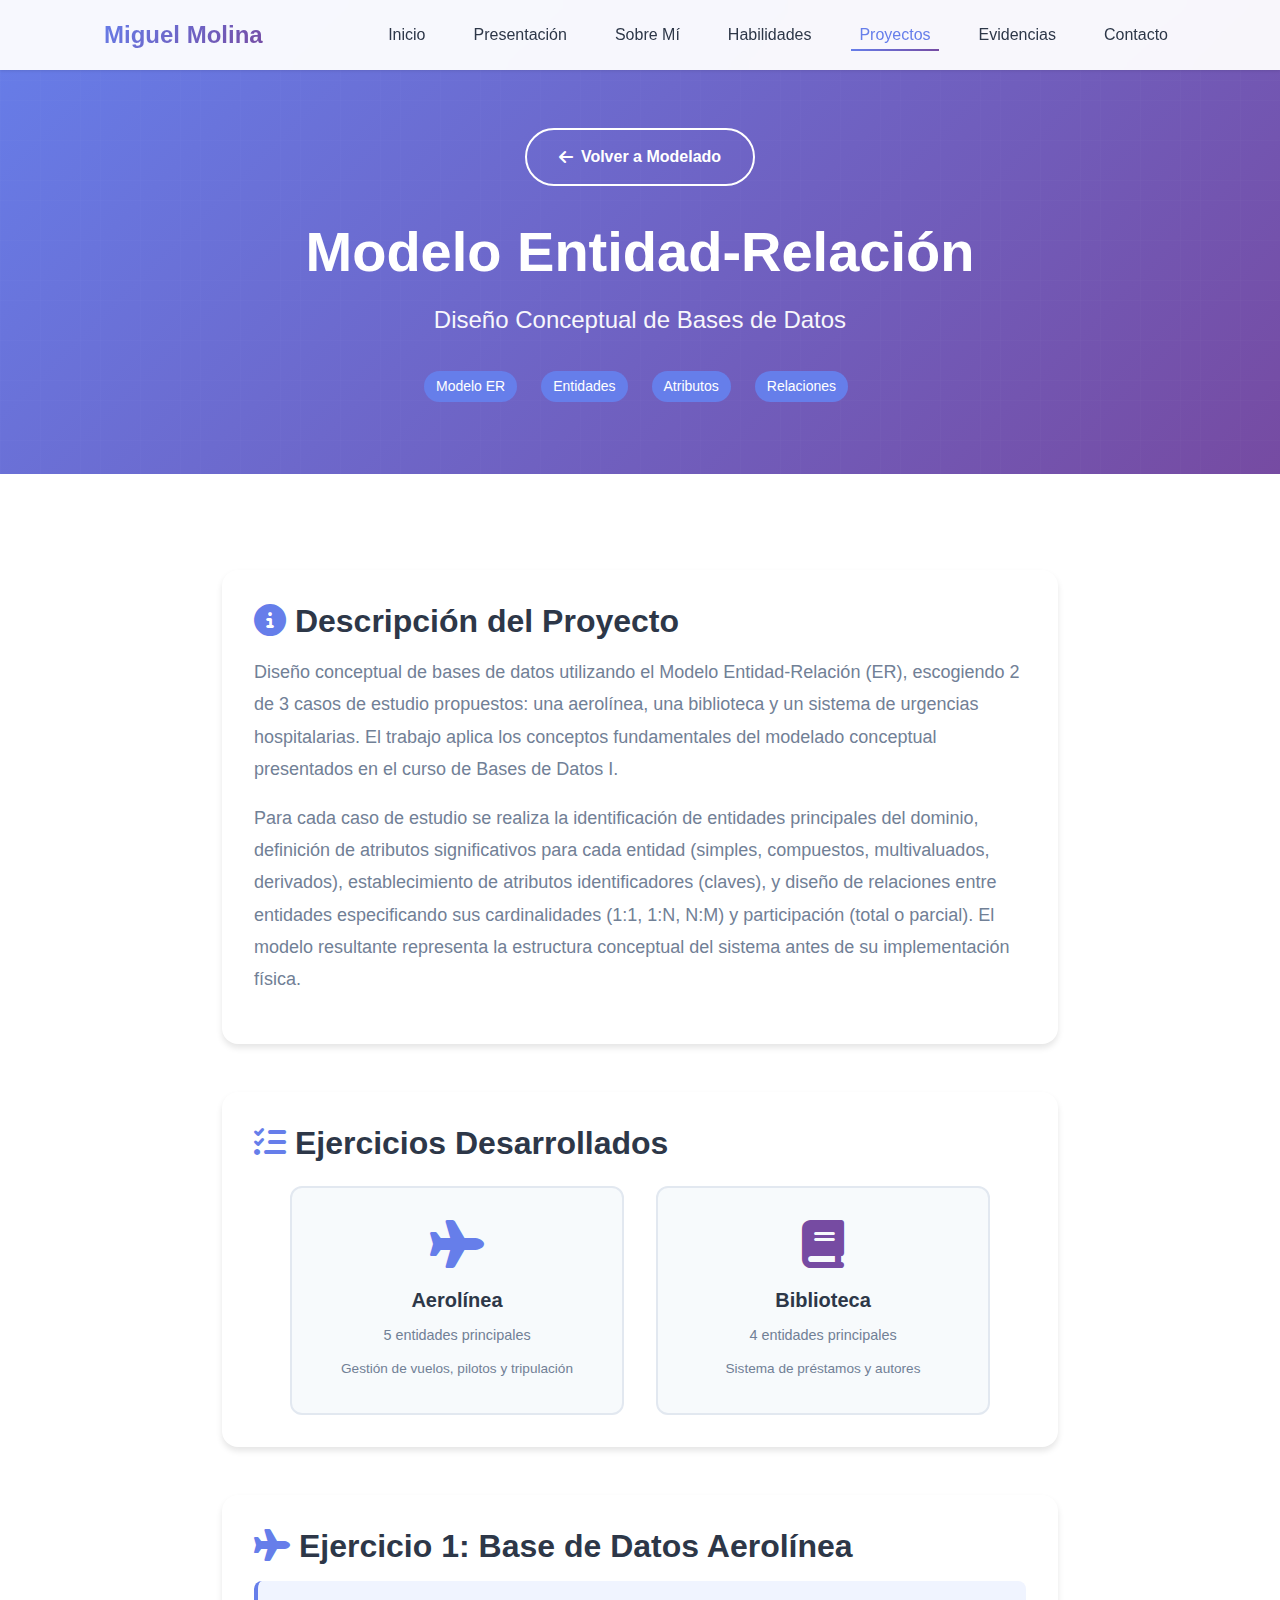
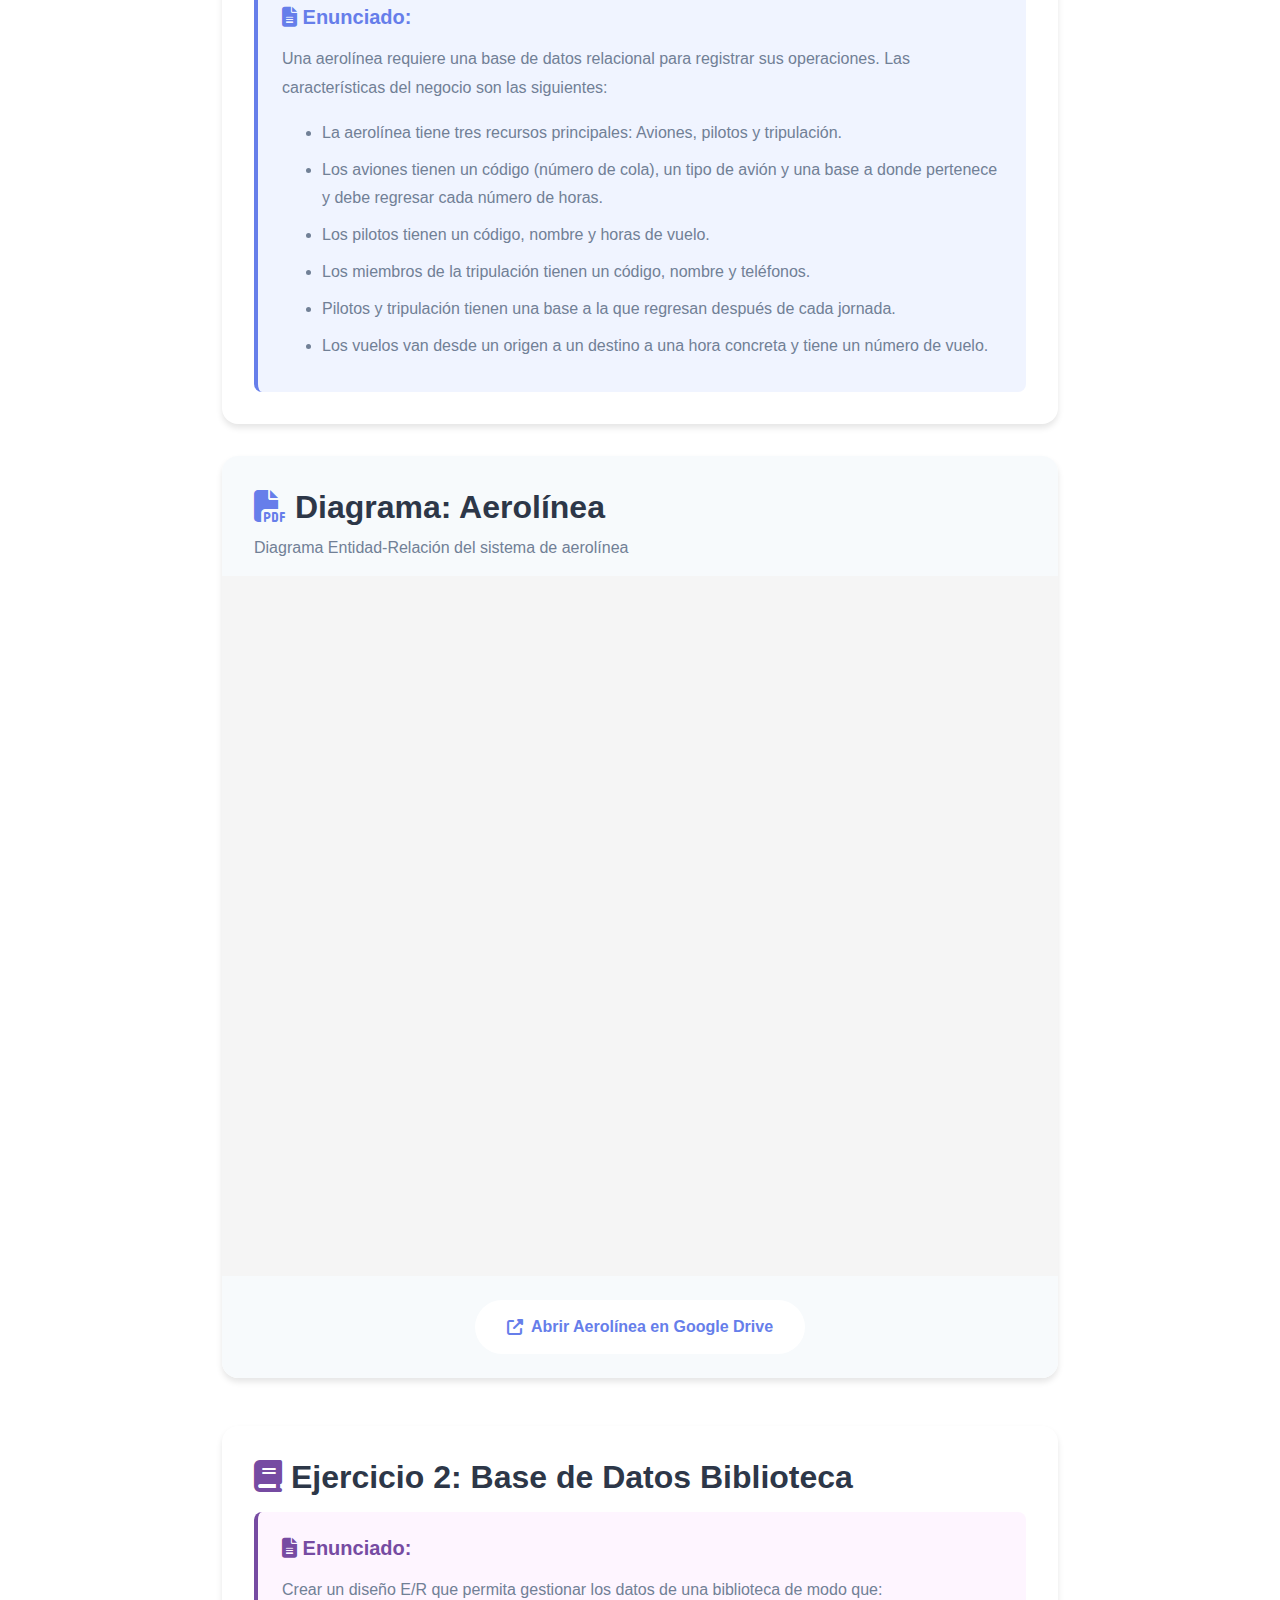
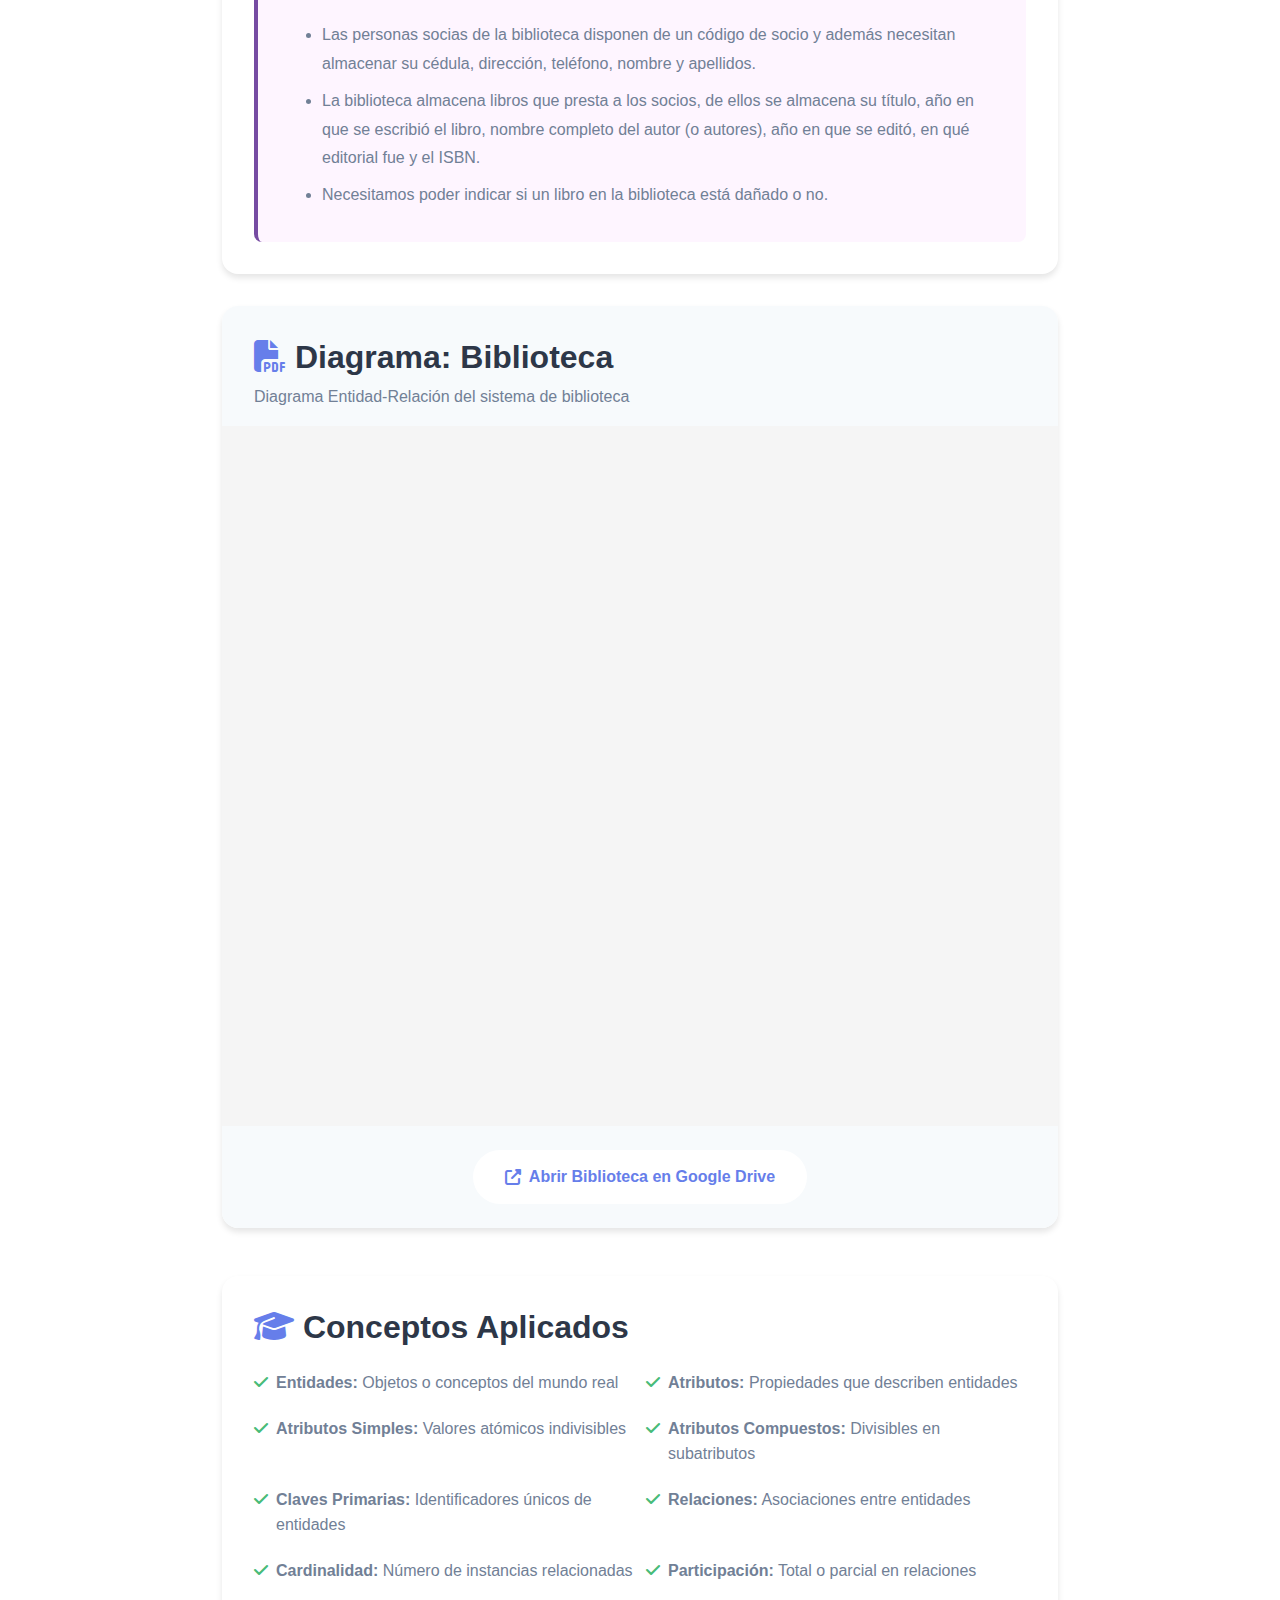
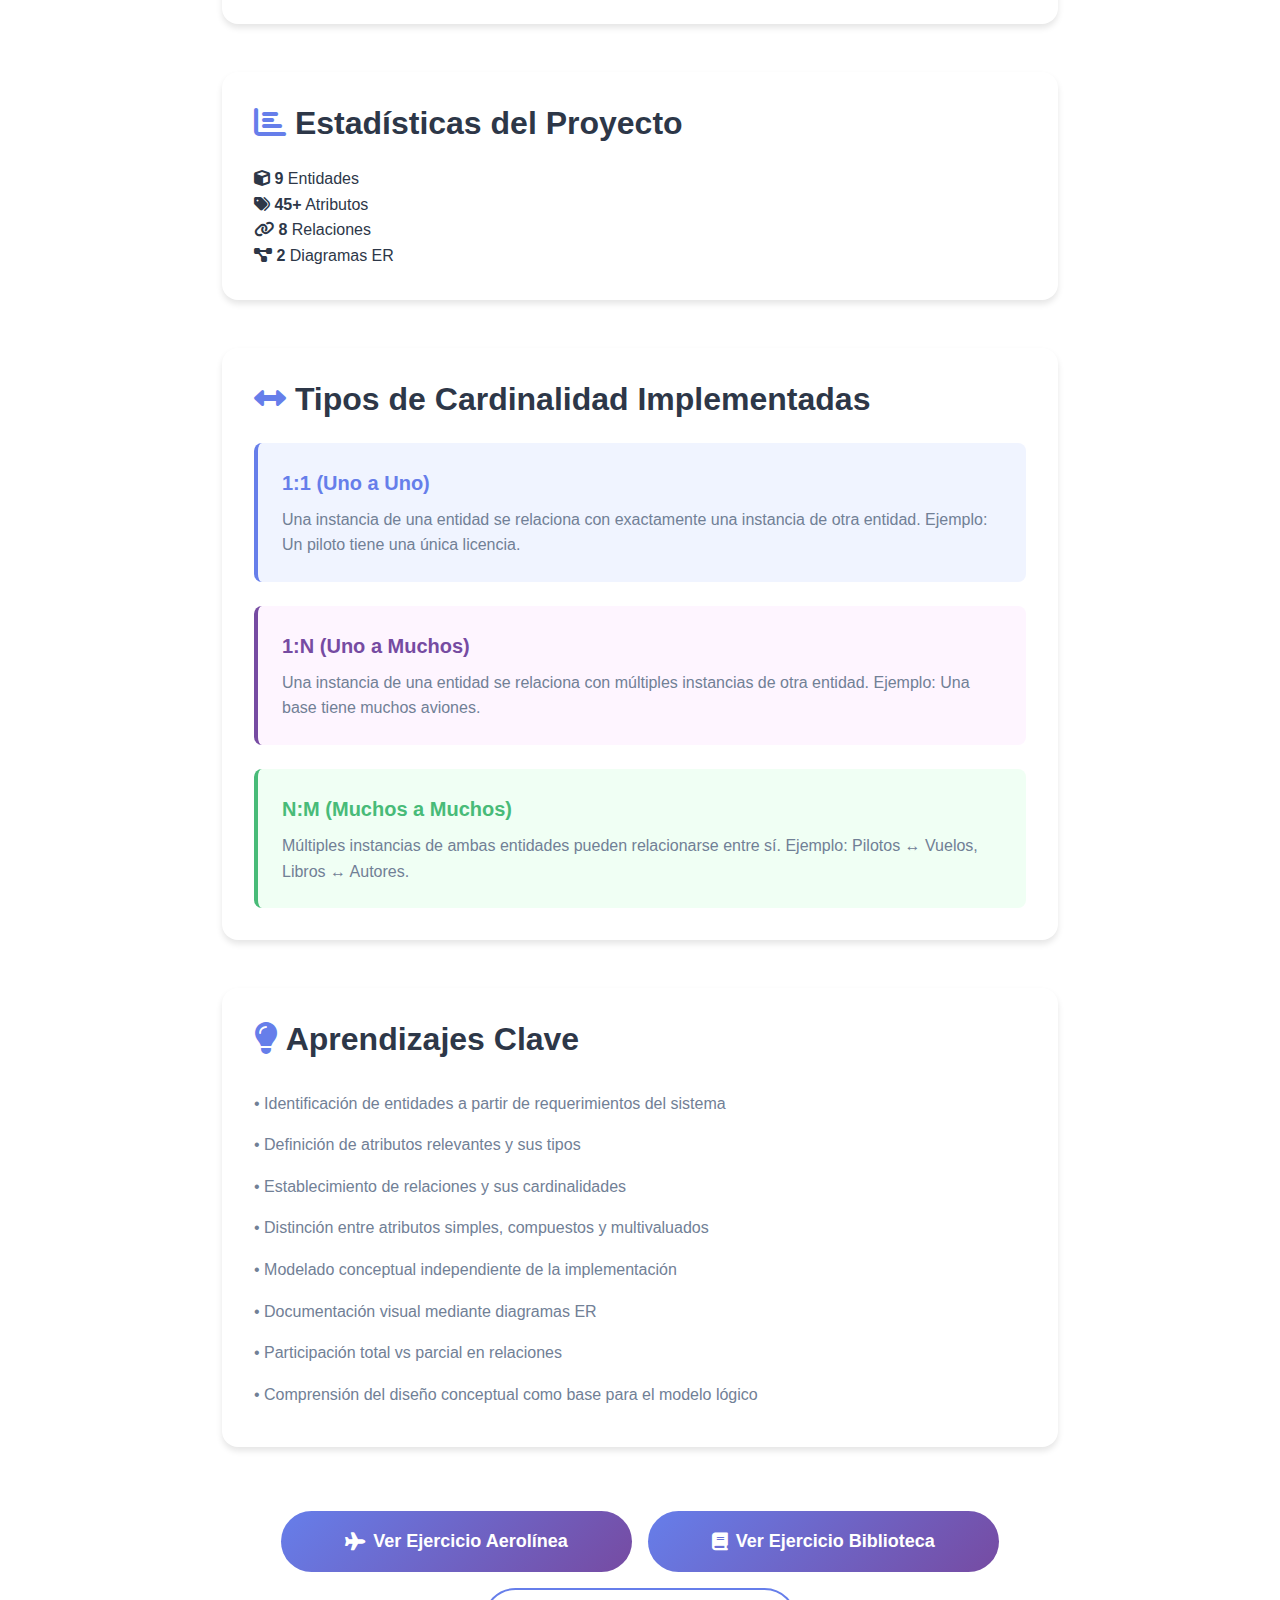
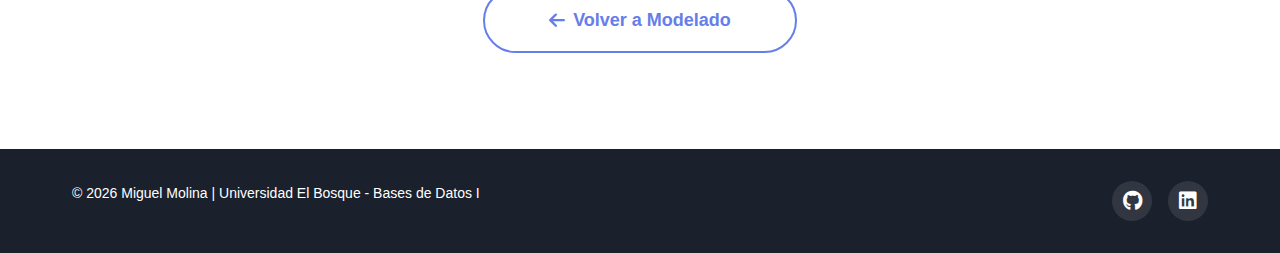
<file: pages/er-modeling.html>
<!DOCTYPE html>
<html lang="en">
<head>
    <meta charset="UTF-8">
    <meta name="viewport" content="width=device-width, initial-scale=1.0, maximum-scale=5.0, user-scalable=yes">
    <meta name="description" content="Entity-Relationship Model - Database Design">
    <meta name="theme-color" content="#667eea">
    <title>Modelo Entidad-Relación | Miguel Molina</title>
    
    <!-- Styles -->
    <link rel="stylesheet" href="../css/styles.css">
    
    <!-- Font Awesome -->
    <link rel="stylesheet" href="https://cdnjs.cloudflare.com/ajax/libs/font-awesome/6.4.0/css/all.min.css">
</head>
<body>
    <!-- Navigation -->
    <nav class="navbar" id="navbar">
        <div class="container">
            <div class="navbar__container">
                <a href="../index.html" class="navbar__logo">Miguel Molina</a>
                
                <button class="navbar__toggle" id="menuToggle" aria-label="Toggle menu">
                    <span class="navbar__toggle-bar"></span>
                    <span class="navbar__toggle-bar"></span>
                    <span class="navbar__toggle-bar"></span>
                </button>
                
                <ul class="navbar__menu" id="navMenu">
                    <li class="navbar__menu-item">
                        <a href="../index.html#home" class="navbar__link">Inicio</a>
                    </li>
                    <li class="navbar__menu-item">
                        <a href="../index.html#presentation" class="navbar__link">Presentación</a>
                    </li>
                    <li class="navbar__menu-item">
                        <a href="../index.html#about" class="navbar__link">Sobre Mí</a>
                    </li>
                    <li class="navbar__menu-item">
                        <a href="../index.html#skills" class="navbar__link">Habilidades</a>
                    </li>
                    <li class="navbar__menu-item">
                        <a href="../index.html#projects" class="navbar__link navbar__link--active">Proyectos</a>
                    </li>
                    <li class="navbar__menu-item">
                        <a href="../index.html#evidence" class="navbar__link">Evidencias</a>
                    </li>
                    <li class="navbar__menu-item">
                        <a href="../index.html#contact" class="navbar__link">Contacto</a>
                    </li>
                </ul>
            </div>
        </div>
    </nav>

    <!-- Project Hero -->
    <section class="hero" style="min-height: 50vh; padding: 8rem 0 4rem;">
        <div class="hero__overlay"></div>
        <div class="container">
            <div class="hero__content" style="grid-template-columns: 1fr; text-align: center;">
                <div class="hero__text">
                    <a href="modeling-evidence.html" class="btn btn--secondary" style="margin-bottom: 2rem;">
                        <i class="fas fa-arrow-left"></i> Volver a Modelado
                    </a>
                    <h1 class="hero__title" style="margin-bottom: 1rem;">Modelo Entidad-Relación</h1>
                    <p class="hero__subtitle">Diseño Conceptual de Bases de Datos</p>
                    <div style="display: flex; gap: 1rem; justify-content: center; margin-top: 2rem; flex-wrap: wrap;">
                        <span class="tag tag--primary">Modelo ER</span>
                        <span class="tag tag--primary">Entidades</span>
                        <span class="tag tag--primary">Atributos</span>
                        <span class="tag tag--primary">Relaciones</span>
                    </div>
                </div>
            </div>
        </div>
    </section>

    <!-- Project Content -->
    <section class="section">
        <div class="container" style="max-width: 900px;">
            
            <!-- Overview -->
            <div class="card" style="margin-bottom: 3rem;">
                <h2 style="font-size: 2rem; margin-bottom: 1rem; color: var(--color-text);">
                    <i class="fas fa-info-circle" style="color: var(--color-primary);"></i>
                    Descripción del Proyecto
                </h2>
                <p style="font-size: 1.125rem; color: var(--color-text-light); line-height: 1.8;">
                    Diseño conceptual de bases de datos utilizando el Modelo Entidad-Relación (ER), escogiendo 2 de 3 
                    casos de estudio propuestos: una aerolínea, una biblioteca y un sistema de urgencias hospitalarias. 
                    El trabajo aplica los conceptos fundamentales del modelado conceptual presentados en el curso de 
                    Bases de Datos I.
                </p>
                <p style="font-size: 1.125rem; color: var(--color-text-light); line-height: 1.8; margin-top: 1rem;">
                    Para cada caso de estudio se realiza la identificación de entidades principales del dominio, 
                    definición de atributos significativos para cada entidad (simples, compuestos, multivaluados, derivados), 
                    establecimiento de atributos identificadores (claves), y diseño de relaciones entre entidades especificando 
                    sus cardinalidades (1:1, 1:N, N:M) y participación (total o parcial). El modelo resultante representa 
                    la estructura conceptual del sistema antes de su implementación física.
                </p>
            </div>

            <!-- Exercises -->
            <div class="card" style="margin-bottom: 3rem;">
                <h2 style="font-size: 2rem; margin-bottom: 1.5rem; color: var(--color-text);">
                    <i class="fas fa-tasks" style="color: var(--color-primary);"></i>
                    Ejercicios Desarrollados
                </h2>
                <div class="grid grid--cols-2 grid--gap-md" style="max-width: 700px; margin: 0 auto;">
                    <div style="text-align: center; padding: 2rem 1.5rem; background: var(--color-background-alt); border-radius: var(--radius-lg); border: 2px solid var(--color-border);">
                        <i class="fas fa-plane" style="font-size: 3rem; color: #667eea; display: block; margin-bottom: 1rem;"></i>
                        <strong style="display: block; font-size: 1.25rem; color: var(--color-text); margin-bottom: 0.5rem;">Aerolínea</strong>
                        <span style="color: var(--color-text-light); font-size: 0.9rem; display: block; margin-bottom: 0.5rem;">5 entidades principales</span>
                        <span style="color: var(--color-text-light); font-size: 0.85rem;">Gestión de vuelos, pilotos y tripulación</span>
                    </div>
                    <div style="text-align: center; padding: 2rem 1.5rem; background: var(--color-background-alt); border-radius: var(--radius-lg); border: 2px solid var(--color-border);">
                        <i class="fas fa-book" style="font-size: 3rem; color: #764ba2; display: block; margin-bottom: 1rem;"></i>
                        <strong style="display: block; font-size: 1.25rem; color: var(--color-text); margin-bottom: 0.5rem;">Biblioteca</strong>
                        <span style="color: var(--color-text-light); font-size: 0.9rem; display: block; margin-bottom: 0.5rem;">4 entidades principales</span>
                        <span style="color: var(--color-text-light); font-size: 0.85rem;">Sistema de préstamos y autores</span>
                    </div>
                </div>
            </div>

            <!-- Ejercicio 1: Aerolínea -->
            <div class="card" style="margin-bottom: 2rem;">
                <h2 style="font-size: 2rem; margin-bottom: 1rem; color: var(--color-text);">
                    <i class="fas fa-plane" style="color: #667eea;"></i>
                    Ejercicio 1: Base de Datos Aerolínea
                </h2>
                <div style="background: #f0f4ff; padding: 1.5rem; border-left: 4px solid #667eea; border-radius: var(--radius-md); margin-top: 1rem;">
                    <h3 style="font-size: 1.25rem; color: #667eea; margin-bottom: 1rem;">
                        <i class="fas fa-file-alt"></i> Enunciado:
                    </h3>
                    <p style="color: var(--color-text-light); line-height: 1.8; margin-bottom: 1rem;">
                        Una aerolínea requiere una base de datos relacional para registrar sus operaciones. 
                        Las características del negocio son las siguientes:
                    </p>
                    <ul style="color: var(--color-text-light); line-height: 1.8; margin-left: 1.5rem; list-style-type: disc; padding-left: 1rem;">
                        <li style="margin-bottom: 0.5rem;">La aerolínea tiene tres recursos principales: Aviones, pilotos y tripulación.</li>
                        <li style="margin-bottom: 0.5rem;">Los aviones tienen un código (número de cola), un tipo de avión y una base a donde pertenece y debe regresar cada número de horas.</li>
                        <li style="margin-bottom: 0.5rem;">Los pilotos tienen un código, nombre y horas de vuelo.</li>
                        <li style="margin-bottom: 0.5rem;">Los miembros de la tripulación tienen un código, nombre y teléfonos.</li>
                        <li style="margin-bottom: 0.5rem;">Pilotos y tripulación tienen una base a la que regresan después de cada jornada.</li>
                        <li style="margin-bottom: 0.5rem;">Los vuelos van desde un origen a un destino a una hora concreta y tiene un número de vuelo.</li>
                    </ul>
                </div>
            </div>

            <!-- PDF Viewers -->
            <div class="card" style="margin-bottom: 3rem; padding: 0; overflow: hidden;">
                <div style="padding: 2rem 2rem 1rem 2rem; background: var(--color-background-alt);">
                    <h2 style="font-size: 2rem; margin-bottom: 0.5rem; color: var(--color-text);">
                        <i class="fas fa-file-pdf" style="color: var(--color-primary);"></i>
                        Diagrama: Aerolínea
                    </h2>
                    <p style="color: var(--color-text-light); margin: 0;">
                        Diagrama Entidad-Relación del sistema de aerolínea
                    </p>
                </div>
                <div style="width: 100%; height: 700px; background: #f5f5f5;">
                    <iframe 
                        src="https://drive.google.com/file/d/14_j-Ih_Xh2URmpsrs0VYLNs9pZYCVUpH/preview" 
                        width="100%" 
                        height="700" 
                        style="border: none; display: block;"
                        allow="autoplay"
                        title="Modelo ER Aerolínea PDF">
                    </iframe>
                </div>
                <div style="text-align: center; padding: 1.5rem; background: var(--color-background-alt);">
                    <a href="https://drive.google.com/file/d/14_j-Ih_Xh2URmpsrs0VYLNs9pZYCVUpH/view?usp=sharing" target="_blank" class="btn btn--primary">
                        <i class="fas fa-external-link-alt"></i> Abrir Aerolínea en Google Drive
                    </a>
                </div>
            </div>

            <!-- Ejercicio 2: Biblioteca -->
            <div class="card" style="margin-bottom: 2rem;">
                <h2 style="font-size: 2rem; margin-bottom: 1rem; color: var(--color-text);">
                    <i class="fas fa-book" style="color: #764ba2;"></i>
                    Ejercicio 2: Base de Datos Biblioteca
                </h2>
                <div style="background: #fef5ff; padding: 1.5rem; border-left: 4px solid #764ba2; border-radius: var(--radius-md); margin-top: 1rem;">
                    <h3 style="font-size: 1.25rem; color: #764ba2; margin-bottom: 1rem;">
                        <i class="fas fa-file-alt"></i> Enunciado:
                    </h3>
                    <p style="color: var(--color-text-light); line-height: 1.8; margin-bottom: 1rem;">
                        Crear un diseño E/R que permita gestionar los datos de una biblioteca de modo que:
                    </p>
                    <ul style="color: var(--color-text-light); line-height: 1.8; margin-left: 1.5rem; list-style-type: disc; padding-left: 1rem;">
                        <li style="margin-bottom: 0.5rem;">Las personas socias de la biblioteca disponen de un código de socio y además necesitan almacenar su cédula, dirección, teléfono, nombre y apellidos.</li>
                        <li style="margin-bottom: 0.5rem;">La biblioteca almacena libros que presta a los socios, de ellos se almacena su título, año en que se escribió el libro, nombre completo del autor (o autores), año en que se editó, en qué editorial fue y el ISBN.</li>
                        <li style="margin-bottom: 0.5rem;">Necesitamos poder indicar si un libro en la biblioteca está dañado o no.</li>
                    </ul>
                </div>
            </div>

            <div class="card" style="margin-bottom: 3rem; padding: 0; overflow: hidden;">
                <div style="padding: 2rem 2rem 1rem 2rem; background: var(--color-background-alt);">
                    <h2 style="font-size: 2rem; margin-bottom: 0.5rem; color: var(--color-text);">
                        <i class="fas fa-file-pdf" style="color: var(--color-primary);"></i>
                        Diagrama: Biblioteca
                    </h2>
                    <p style="color: var(--color-text-light); margin: 0;">
                        Diagrama Entidad-Relación del sistema de biblioteca
                    </p>
                </div>
                <div style="width: 100%; height: 700px; background: #f5f5f5;">
                    <iframe 
                        src="https://drive.google.com/file/d/1L18DpFJOa8puULz2VVd2C2036bEppFFs/preview" 
                        width="100%" 
                        height="700" 
                        style="border: none; display: block;"
                        allow="autoplay"
                        title="Modelo ER Biblioteca PDF">
                    </iframe>
                </div>
                <div style="text-align: center; padding: 1.5rem; background: var(--color-background-alt);">
                    <a href="https://drive.google.com/file/d/1L18DpFJOa8puULz2VVd2C2036bEppFFs/view?usp=sharing" target="_blank" class="btn btn--primary">
                        <i class="fas fa-external-link-alt"></i> Abrir Biblioteca en Google Drive
                    </a>
                </div>
            </div>

            <!-- Concepts Applied -->
            <div class="card" style="margin-bottom: 3rem;">
                <h2 style="font-size: 2rem; margin-bottom: 1.5rem; color: var(--color-text);">
                    <i class="fas fa-graduation-cap" style="color: var(--color-primary);"></i>
                    Conceptos Aplicados
                </h2>
                <div class="grid grid--cols-2" style="gap: 0.75rem;">
                    <div class="project-card__feature">
                        <i class="fas fa-check project-card__feature-icon"></i>
                        <span><strong>Entidades:</strong> Objetos o conceptos del mundo real</span>
                    </div>
                    <div class="project-card__feature">
                        <i class="fas fa-check project-card__feature-icon"></i>
                        <span><strong>Atributos:</strong> Propiedades que describen entidades</span>
                    </div>
                    <div class="project-card__feature">
                        <i class="fas fa-check project-card__feature-icon"></i>
                        <span><strong>Atributos Simples:</strong> Valores atómicos indivisibles</span>
                    </div>
                    <div class="project-card__feature">
                        <i class="fas fa-check project-card__feature-icon"></i>
                        <span><strong>Atributos Compuestos:</strong> Divisibles en subatributos</span>
                    </div>
                    <div class="project-card__feature">
                        <i class="fas fa-check project-card__feature-icon"></i>
                        <span><strong>Claves Primarias:</strong> Identificadores únicos de entidades</span>
                    </div>
                    <div class="project-card__feature">
                        <i class="fas fa-check project-card__feature-icon"></i>
                        <span><strong>Relaciones:</strong> Asociaciones entre entidades</span>
                    </div>
                    <div class="project-card__feature">
                        <i class="fas fa-check project-card__feature-icon"></i>
                        <span><strong>Cardinalidad:</strong> Número de instancias relacionadas</span>
                    </div>
                    <div class="project-card__feature">
                        <i class="fas fa-check project-card__feature-icon"></i>
                        <span><strong>Participación:</strong> Total o parcial en relaciones</span>
                    </div>
                </div>
            </div>

            <!-- Stats -->
            <div class="card" style="margin-bottom: 3rem;">
                <h2 style="font-size: 2rem; margin-bottom: 1.5rem; color: var(--color-text);">
                    <i class="fas fa-chart-bar" style="color: var(--color-primary);"></i>
                    Estadísticas del Proyecto
                </h2>
                <div class="stats-grid">
                    <div class="stats-grid__item">
                        <i class="fas fa-cube stats-grid__icon"></i>
                        <strong class="stats-grid__value">9</strong>
                        <span class="stats-grid__label">Entidades</span>
                    </div>
                    <div class="stats-grid__item">
                        <i class="fas fa-tags stats-grid__icon"></i>
                        <strong class="stats-grid__value">45+</strong>
                        <span class="stats-grid__label">Atributos</span>
                    </div>
                    <div class="stats-grid__item">
                        <i class="fas fa-link stats-grid__icon"></i>
                        <strong class="stats-grid__value">8</strong>
                        <span class="stats-grid__label">Relaciones</span>
                    </div>
                    <div class="stats-grid__item">
                        <i class="fas fa-project-diagram stats-grid__icon"></i>
                        <strong class="stats-grid__value">2</strong>
                        <span class="stats-grid__label">Diagramas ER</span>
                    </div>
                </div>
            </div>

            <!-- Cardinalities -->
            <div class="card" style="margin-bottom: 3rem;">
                <h2 style="font-size: 2rem; margin-bottom: 1.5rem; color: var(--color-text);">
                    <i class="fas fa-arrows-alt-h" style="color: var(--color-primary);"></i>
                    Tipos de Cardinalidad Implementadas
                </h2>
                <div style="display: flex; flex-direction: column; gap: 1.5rem;">
                    <div style="padding: 1.5rem; background: #f0f4ff; border-left: 4px solid #667eea; border-radius: var(--radius-md);">
                        <strong style="color: #667eea; font-size: 1.25rem; display: block; margin-bottom: 0.5rem;">
                            1:1 (Uno a Uno)
                        </strong>
                        <p style="color: var(--color-text-light); margin: 0;">
                            Una instancia de una entidad se relaciona con exactamente una instancia de otra entidad.
                            Ejemplo: Un piloto tiene una única licencia.
                        </p>
                    </div>
                    
                    <div style="padding: 1.5rem; background: #fef5ff; border-left: 4px solid #764ba2; border-radius: var(--radius-md);">
                        <strong style="color: #764ba2; font-size: 1.25rem; display: block; margin-bottom: 0.5rem;">
                            1:N (Uno a Muchos)
                        </strong>
                        <p style="color: var(--color-text-light); margin: 0;">
                            Una instancia de una entidad se relaciona con múltiples instancias de otra entidad.
                            Ejemplo: Una base tiene muchos aviones.
                        </p>
                    </div>
                    
                    <div style="padding: 1.5rem; background: #f0fff4; border-left: 4px solid #48bb78; border-radius: var(--radius-md);">
                        <strong style="color: #48bb78; font-size: 1.25rem; display: block; margin-bottom: 0.5rem;">
                            N:M (Muchos a Muchos)
                        </strong>
                        <p style="color: var(--color-text-light); margin: 0;">
                            Múltiples instancias de ambas entidades pueden relacionarse entre sí.
                            Ejemplo: Pilotos ↔ Vuelos, Libros ↔ Autores.
                        </p>
                    </div>
                </div>
            </div>

            <!-- Learnings -->
            <div class="card" style="margin-bottom: 3rem;">
                <h2 style="font-size: 2rem; margin-bottom: 1.5rem; color: var(--color-text);">
                    <i class="fas fa-lightbulb" style="color: var(--color-primary);"></i>
                    Aprendizajes Clave
                </h2>
                <ul style="list-style: none; padding: 0;">
                    <li style="padding: 0.5rem 0; color: var(--color-text-light); line-height: 1.6;">
                        • Identificación de entidades a partir de requerimientos del sistema
                    </li>
                    <li style="padding: 0.5rem 0; color: var(--color-text-light); line-height: 1.6;">
                        • Definición de atributos relevantes y sus tipos
                    </li>
                    <li style="padding: 0.5rem 0; color: var(--color-text-light); line-height: 1.6;">
                        • Establecimiento de relaciones y sus cardinalidades
                    </li>
                    <li style="padding: 0.5rem 0; color: var(--color-text-light); line-height: 1.6;">
                        • Distinción entre atributos simples, compuestos y multivaluados
                    </li>
                    <li style="padding: 0.5rem 0; color: var(--color-text-light); line-height: 1.6;">
                        • Modelado conceptual independiente de la implementación
                    </li>
                    <li style="padding: 0.5rem 0; color: var(--color-text-light); line-height: 1.6;">
                        • Documentación visual mediante diagramas ER
                    </li>
                    <li style="padding: 0.5rem 0; color: var(--color-text-light); line-height: 1.6;">
                        • Participación total vs parcial en relaciones
                    </li>
                    <li style="padding: 0.5rem 0; color: var(--color-text-light); line-height: 1.6;">
                        • Comprensión del diseño conceptual como base para el modelo lógico
                    </li>
                </ul>
            </div>

            <!-- CTA -->
            <div style="text-align: center; margin-top: 4rem; display: flex; gap: 1rem; justify-content: center; flex-wrap: wrap;">
                <a href="https://drive.google.com/file/d/14_j-Ih_Xh2URmpsrs0VYLNs9pZYCVUpH/view?usp=sharing" target="_blank" class="btn btn--gradient btn--lg">
                    <i class="fas fa-plane"></i> Ver Ejercicio Aerolínea
                </a>
                <a href="https://drive.google.com/file/d/1L18DpFJOa8puULz2VVd2C2036bEppFFs/view?usp=sharing" target="_blank" class="btn btn--gradient btn--lg">
                    <i class="fas fa-book"></i> Ver Ejercicio Biblioteca
                </a>
                <a href="modeling-evidence.html" class="btn btn--outline btn--lg">
                    <i class="fas fa-arrow-left"></i> Volver a Modelado
                </a>
            </div>

        </div>
    </section>

    <!-- Footer -->
    <footer class="footer">
        <div class="container">
            <div class="footer__content">
                <p class="footer__text">
                    &copy; 2026 Miguel Molina | Universidad El Bosque - Bases de Datos I
                </p>
                <div class="footer__links">
                    <a href="https://github.com/mmolinasdev" target="_blank" class="footer__link" aria-label="GitHub">
                        <i class="fab fa-github"></i>
                    </a>
                    <a href="https://linkedin.com" target="_blank" class="footer__link" aria-label="LinkedIn">
                        <i class="fab fa-linkedin"></i>
                    </a>
                </div>
            </div>
        </div>
    </footer>

    <!-- Scripts -->
    <script src="../js/main.js"></script>
</body>
</html>
</file>
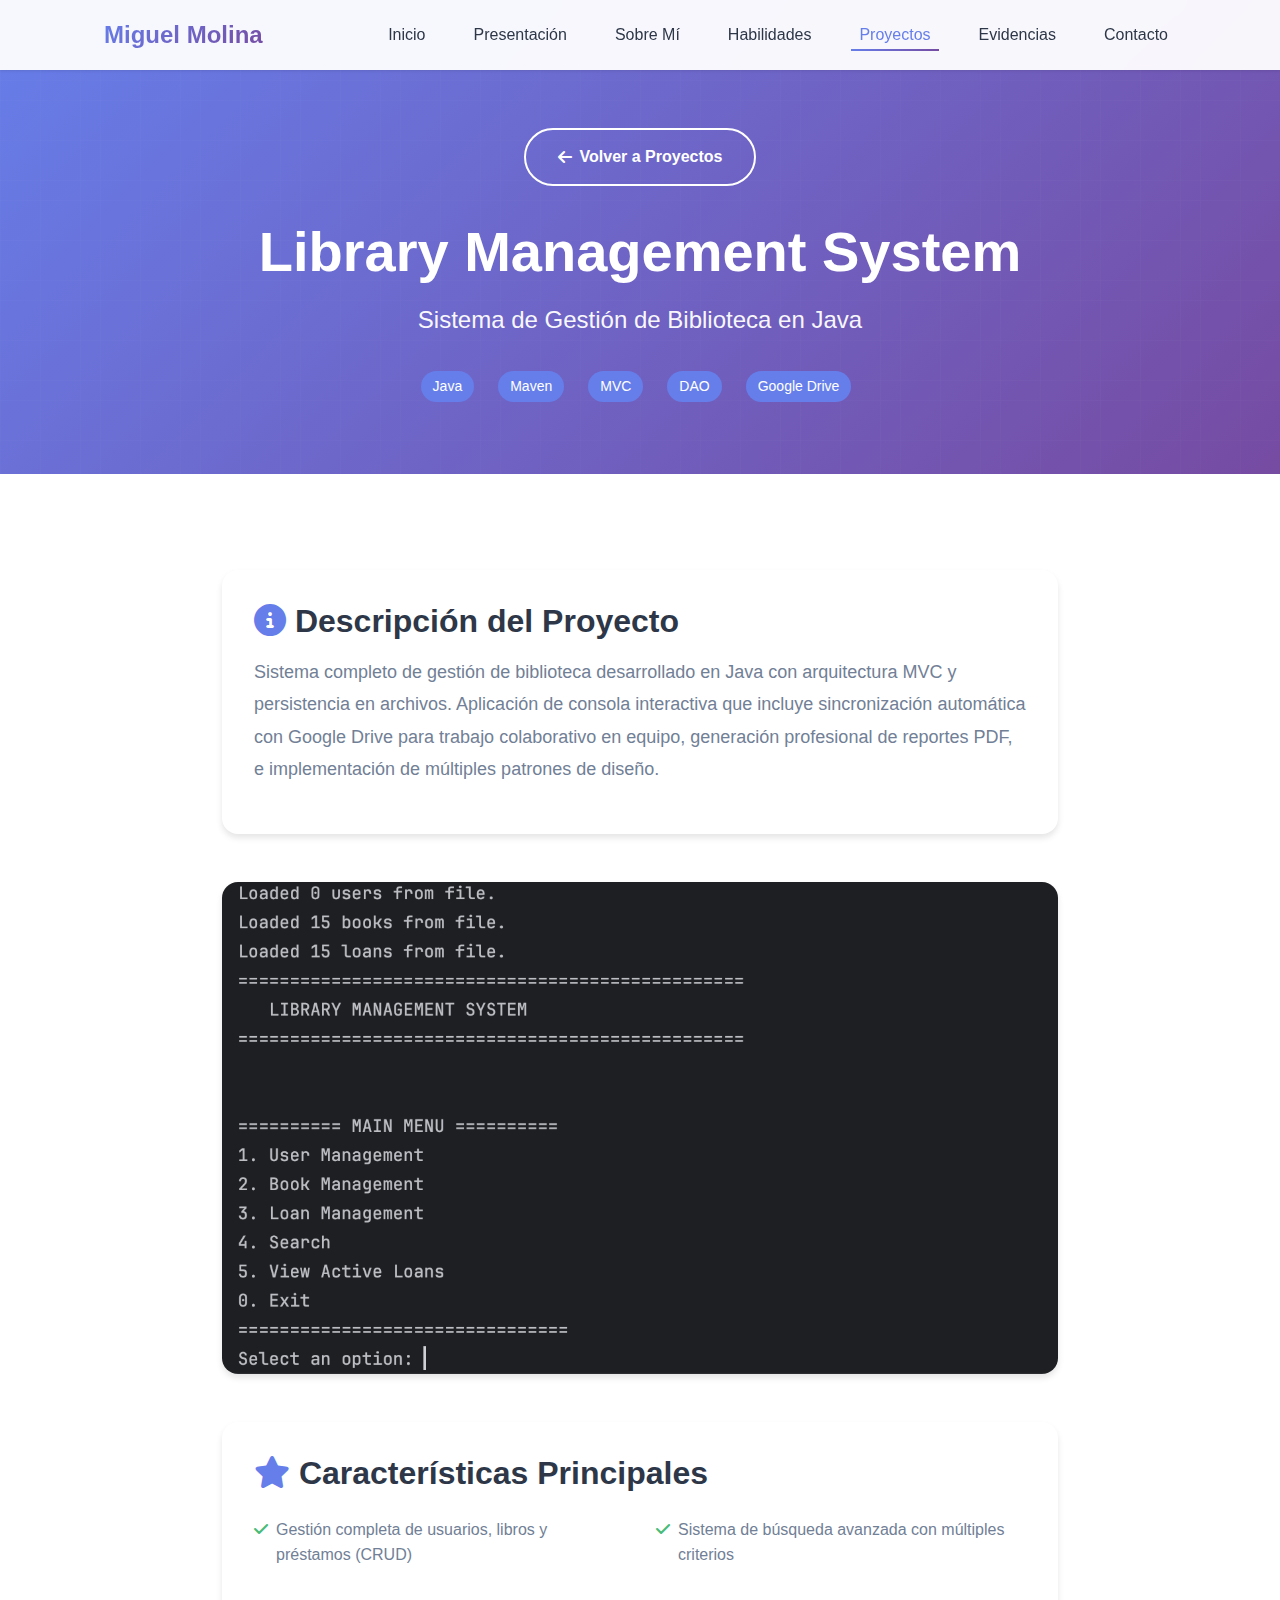
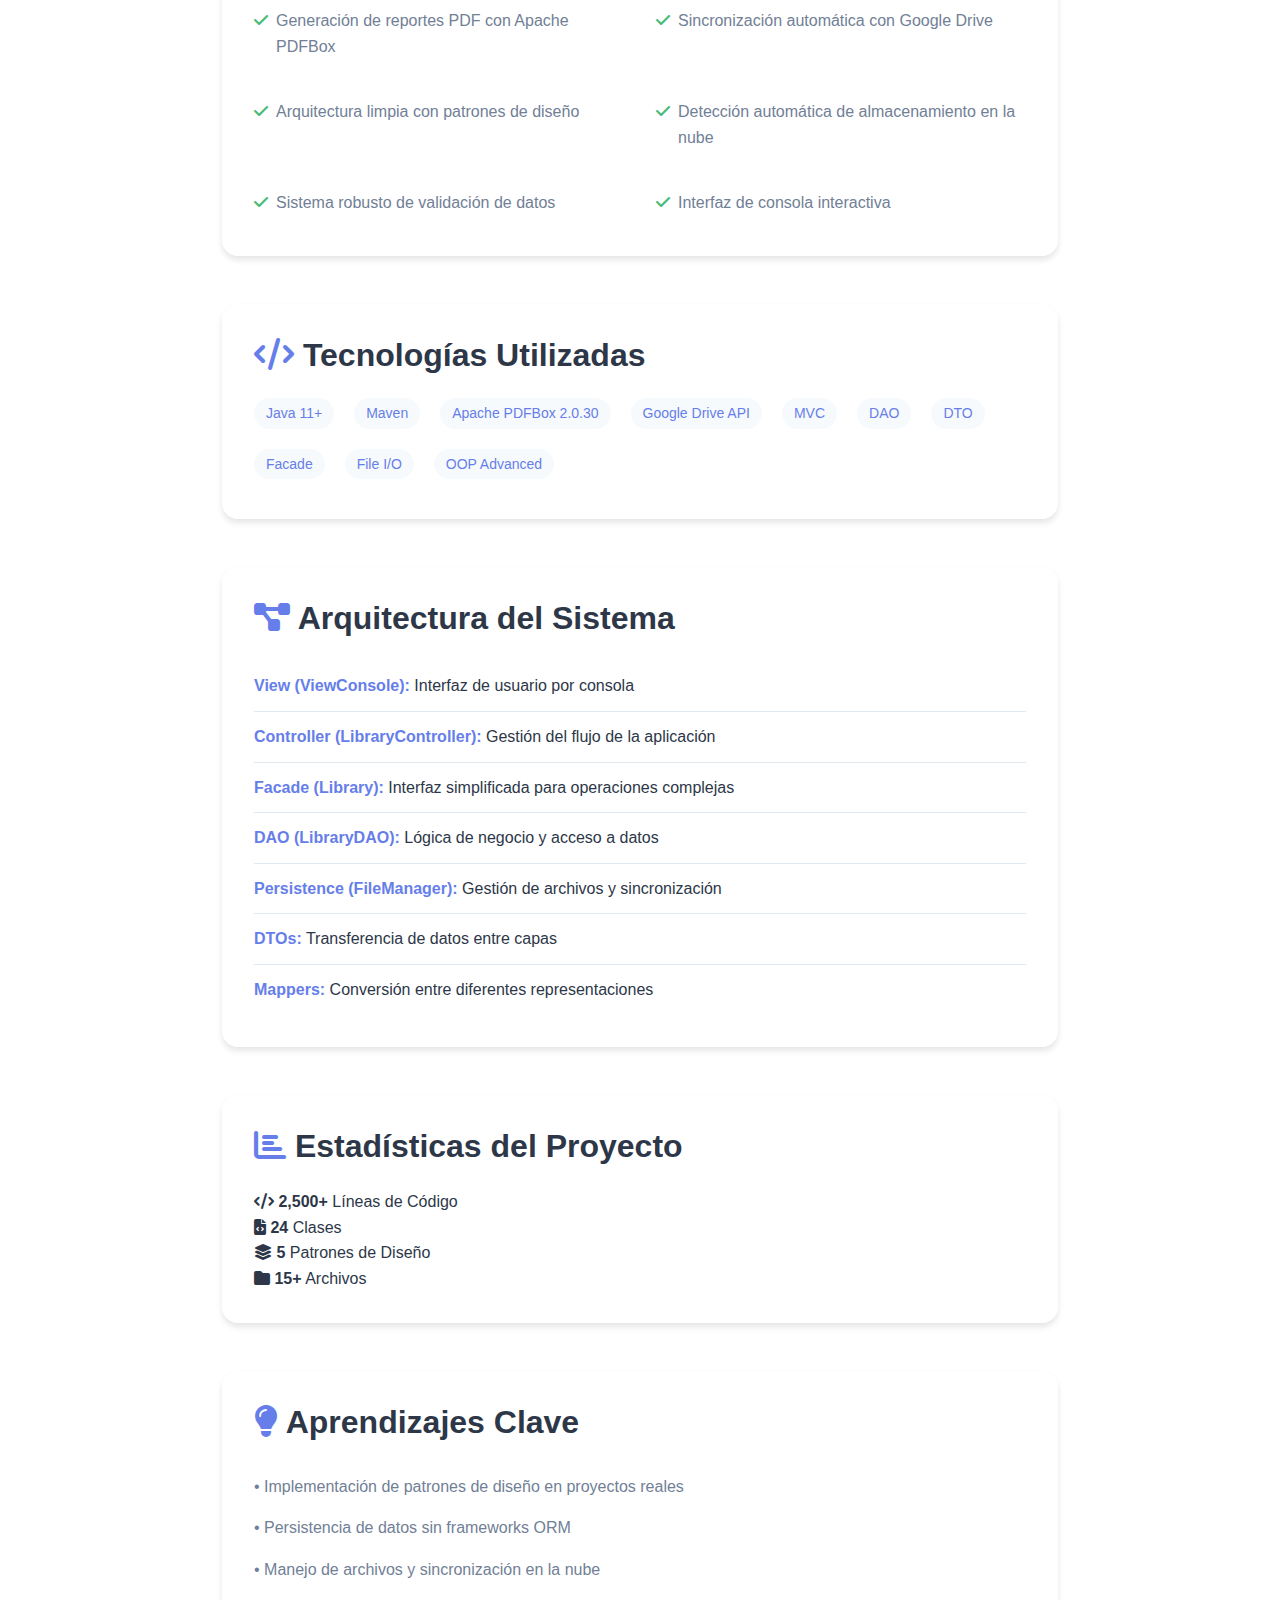
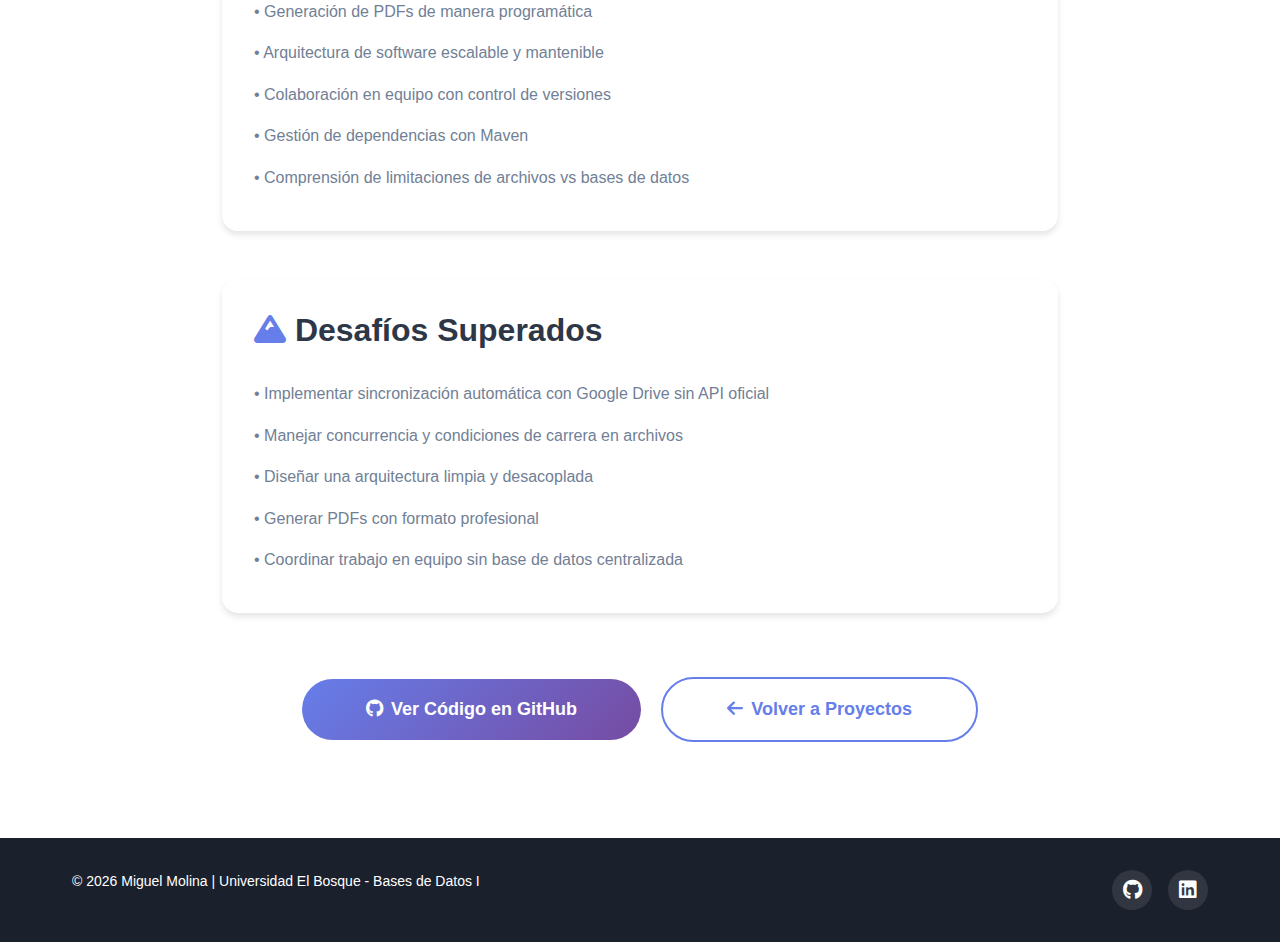
<file: pages/library-project.html>
<!DOCTYPE html>
<html lang="en">
<head>
    <meta charset="UTF-8">
    <meta name="viewport" content="width=device-width, initial-scale=1.0, maximum-scale=5.0, user-scalable=yes">
    <meta name="description" content="Library Management System - Java library management application">
    <meta name="theme-color" content="#667eea">
    <title>Library Management System | Miguel Molina</title>
    
    <!-- Styles -->
    <link rel="stylesheet" href="../css/styles.css">
    
    <!-- Font Awesome -->
    <link rel="stylesheet" href="https://cdnjs.cloudflare.com/ajax/libs/font-awesome/6.4.0/css/all.min.css">
</head>
<body>
    <!-- Navigation -->
    <nav class="navbar" id="navbar">
        <div class="container">
            <div class="navbar__container">
                <a href="../index.html" class="navbar__logo">Miguel Molina</a>
                
                <button class="navbar__toggle" id="menuToggle" aria-label="Toggle menu">
                    <span class="navbar__toggle-bar"></span>
                    <span class="navbar__toggle-bar"></span>
                    <span class="navbar__toggle-bar"></span>
                </button>
                
                <ul class="navbar__menu" id="navMenu">
                    <li class="navbar__menu-item">
                        <a href="../index.html#home" class="navbar__link">Inicio</a>
                    </li>
                    <li class="navbar__menu-item">
                        <a href="../index.html#presentation" class="navbar__link">Presentación</a>
                    </li>
                    <li class="navbar__menu-item">
                        <a href="../index.html#about" class="navbar__link">Sobre Mí</a>
                    </li>
                    <li class="navbar__menu-item">
                        <a href="../index.html#skills" class="navbar__link">Habilidades</a>
                    </li>
                    <li class="navbar__menu-item">
                        <a href="../index.html#projects" class="navbar__link navbar__link--active">Proyectos</a>
                    </li>
                    <li class="navbar__menu-item">
                        <a href="../index.html#evidence" class="navbar__link">Evidencias</a>
                    </li>
                    <li class="navbar__menu-item">
                        <a href="../index.html#contact" class="navbar__link">Contacto</a>
                    </li>
                </ul>
            </div>
        </div>
    </nav>

    <!-- Project Hero -->
    <section class="hero" style="min-height: 50vh; padding: 8rem 0 4rem;">
        <div class="hero__overlay"></div>
        <div class="container">
            <div class="hero__content" style="grid-template-columns: 1fr; text-align: center;">
                <div class="hero__text">
                    <a href="../index.html#projects" class="btn btn--secondary" style="margin-bottom: 2rem;">
                        <i class="fas fa-arrow-left"></i> Volver a Proyectos
                    </a>
                    <h1 class="hero__title" style="margin-bottom: 1rem;">Library Management System</h1>
                    <p class="hero__subtitle">Sistema de Gestión de Biblioteca en Java</p>
                    <div style="display: flex; gap: 1rem; justify-content: center; margin-top: 2rem; flex-wrap: wrap;">
                        <span class="tag tag--primary">Java</span>
                        <span class="tag tag--primary">Maven</span>
                        <span class="tag tag--primary">MVC</span>
                        <span class="tag tag--primary">DAO</span>
                        <span class="tag tag--primary">Google Drive</span>
                    </div>
                </div>
            </div>
        </div>
    </section>

    <!-- Project Content -->
    <section class="section">
        <div class="container" style="max-width: 900px;">
            
            <!-- Overview -->
            <div class="card" style="margin-bottom: 3rem;">
                <h2 style="font-size: 2rem; margin-bottom: 1rem; color: var(--color-text);">
                    <i class="fas fa-info-circle" style="color: var(--color-primary);"></i>
                    Descripción del Proyecto
                </h2>
                <p style="font-size: 1.125rem; color: var(--color-text-light); line-height: 1.8;">
                    Sistema completo de gestión de biblioteca desarrollado en Java con arquitectura MVC y persistencia en archivos. 
                    Aplicación de consola interactiva que incluye sincronización automática con Google Drive para trabajo colaborativo 
                    en equipo, generación profesional de reportes PDF, e implementación de múltiples patrones de diseño.
                </p>
            </div>

            <!-- Image/Screenshot -->
            <div class="card" style="margin-bottom: 3rem; padding: 0; overflow: hidden;">
                <img src="../assets/projects/library-project.png" 
                     alt="Library Management System Screenshot" 
                     style="width: 100%; height: auto; display: block;">
            </div>

            <!-- Features -->
            <div class="card" style="margin-bottom: 3rem;">
                <h2 style="font-size: 2rem; margin-bottom: 1.5rem; color: var(--color-text);">
                    <i class="fas fa-star" style="color: var(--color-primary);"></i>
                    Características Principales
                </h2>
                <div class="grid grid--cols-2 grid--gap-md">
                    <div class="project-card__feature">
                        <i class="fas fa-check project-card__feature-icon"></i>
                        <span>Gestión completa de usuarios, libros y préstamos (CRUD)</span>
                    </div>
                    <div class="project-card__feature">
                        <i class="fas fa-check project-card__feature-icon"></i>
                        <span>Sistema de búsqueda avanzada con múltiples criterios</span>
                    </div>
                    <div class="project-card__feature">
                        <i class="fas fa-check project-card__feature-icon"></i>
                        <span>Generación de reportes PDF con Apache PDFBox</span>
                    </div>
                    <div class="project-card__feature">
                        <i class="fas fa-check project-card__feature-icon"></i>
                        <span>Sincronización automática con Google Drive</span>
                    </div>
                    <div class="project-card__feature">
                        <i class="fas fa-check project-card__feature-icon"></i>
                        <span>Arquitectura limpia con patrones de diseño</span>
                    </div>
                    <div class="project-card__feature">
                        <i class="fas fa-check project-card__feature-icon"></i>
                        <span>Detección automática de almacenamiento en la nube</span>
                    </div>
                    <div class="project-card__feature">
                        <i class="fas fa-check project-card__feature-icon"></i>
                        <span>Sistema robusto de validación de datos</span>
                    </div>
                    <div class="project-card__feature">
                        <i class="fas fa-check project-card__feature-icon"></i>
                        <span>Interfaz de consola interactiva</span>
                    </div>
                </div>
            </div>

            <!-- Technologies -->
            <div class="card" style="margin-bottom: 3rem;">
                <h2 style="font-size: 2rem; margin-bottom: 1.5rem; color: var(--color-text);">
                    <i class="fas fa-code" style="color: var(--color-primary);"></i>
                    Tecnologías Utilizadas
                </h2>
                <div style="display: flex; flex-wrap: wrap; gap: 0.75rem;">
                    <span class="tag">Java 11+</span>
                    <span class="tag">Maven</span>
                    <span class="tag">Apache PDFBox 2.0.30</span>
                    <span class="tag">Google Drive API</span>
                    <span class="tag">MVC</span>
                    <span class="tag">DAO</span>
                    <span class="tag">DTO</span>
                    <span class="tag">Facade</span>
                    <span class="tag">File I/O</span>
                    <span class="tag">OOP Advanced</span>
                </div>
            </div>

            <!-- Architecture -->
            <div class="card" style="margin-bottom: 3rem;">
                <h2 style="font-size: 2rem; margin-bottom: 1.5rem; color: var(--color-text);">
                    <i class="fas fa-project-diagram" style="color: var(--color-primary);"></i>
                    Arquitectura del Sistema
                </h2>
                <ul style="list-style: none; padding: 0;">
                    <li style="padding: 0.75rem 0; border-bottom: 1px solid var(--color-border);">
                        <strong style="color: var(--color-primary);">View (ViewConsole):</strong> 
                        Interfaz de usuario por consola
                    </li>
                    <li style="padding: 0.75rem 0; border-bottom: 1px solid var(--color-border);">
                        <strong style="color: var(--color-primary);">Controller (LibraryController):</strong> 
                        Gestión del flujo de la aplicación
                    </li>
                    <li style="padding: 0.75rem 0; border-bottom: 1px solid var(--color-border);">
                        <strong style="color: var(--color-primary);">Facade (Library):</strong> 
                        Interfaz simplificada para operaciones complejas
                    </li>
                    <li style="padding: 0.75rem 0; border-bottom: 1px solid var(--color-border);">
                        <strong style="color: var(--color-primary);">DAO (LibraryDAO):</strong> 
                        Lógica de negocio y acceso a datos
                    </li>
                    <li style="padding: 0.75rem 0; border-bottom: 1px solid var(--color-border);">
                        <strong style="color: var(--color-primary);">Persistence (FileManager):</strong> 
                        Gestión de archivos y sincronización
                    </li>
                    <li style="padding: 0.75rem 0; border-bottom: 1px solid var(--color-border);">
                        <strong style="color: var(--color-primary);">DTOs:</strong> 
                        Transferencia de datos entre capas
                    </li>
                    <li style="padding: 0.75rem 0;">
                        <strong style="color: var(--color-primary);">Mappers:</strong> 
                        Conversión entre diferentes representaciones
                    </li>
                </ul>
            </div>

            <!-- Stats -->
            <div class="card" style="margin-bottom: 3rem;">
                <h2 style="font-size: 2rem; margin-bottom: 1.5rem; color: var(--color-text);">
                    <i class="fas fa-chart-bar" style="color: var(--color-primary);"></i>
                    Estadísticas del Proyecto
                </h2>
                <div class="stats-grid">
                    <div class="stats-grid__item">
                        <i class="fas fa-code stats-grid__icon"></i>
                        <strong class="stats-grid__value">2,500+</strong>
                        <span class="stats-grid__label">Líneas de Código</span>
                    </div>
                    <div class="stats-grid__item">
                        <i class="fas fa-file-code stats-grid__icon"></i>
                        <strong class="stats-grid__value">24</strong>
                        <span class="stats-grid__label">Clases</span>
                    </div>
                    <div class="stats-grid__item">
                        <i class="fas fa-layer-group stats-grid__icon"></i>
                        <strong class="stats-grid__value">5</strong>
                        <span class="stats-grid__label">Patrones de Diseño</span>
                    </div>
                    <div class="stats-grid__item">
                        <i class="fas fa-folder stats-grid__icon"></i>
                        <strong class="stats-grid__value">15+</strong>
                        <span class="stats-grid__label">Archivos</span>
                    </div>
                </div>
            </div>

            <!-- Learnings -->
            <div class="card" style="margin-bottom: 3rem;">
                <h2 style="font-size: 2rem; margin-bottom: 1.5rem; color: var(--color-text);">
                    <i class="fas fa-lightbulb" style="color: var(--color-primary);"></i>
                    Aprendizajes Clave
                </h2>
                <ul style="list-style: none; padding: 0;">
                    <li style="padding: 0.5rem 0; color: var(--color-text-light); line-height: 1.6;">
                        • Implementación de patrones de diseño en proyectos reales
                    </li>
                    <li style="padding: 0.5rem 0; color: var(--color-text-light); line-height: 1.6;">
                        • Persistencia de datos sin frameworks ORM
                    </li>
                    <li style="padding: 0.5rem 0; color: var(--color-text-light); line-height: 1.6;">
                        • Manejo de archivos y sincronización en la nube
                    </li>
                    <li style="padding: 0.5rem 0; color: var(--color-text-light); line-height: 1.6;">
                        • Generación de PDFs de manera programática
                    </li>
                    <li style="padding: 0.5rem 0; color: var(--color-text-light); line-height: 1.6;">
                        • Arquitectura de software escalable y mantenible
                    </li>
                    <li style="padding: 0.5rem 0; color: var(--color-text-light); line-height: 1.6;">
                        • Colaboración en equipo con control de versiones
                    </li>
                    <li style="padding: 0.5rem 0; color: var(--color-text-light); line-height: 1.6;">
                        • Gestión de dependencias con Maven
                    </li>
                    <li style="padding: 0.5rem 0; color: var(--color-text-light); line-height: 1.6;">
                        • Comprensión de limitaciones de archivos vs bases de datos
                    </li>
                </ul>
            </div>

            <!-- Challenges -->
            <div class="card" style="margin-bottom: 3rem;">
                <h2 style="font-size: 2rem; margin-bottom: 1.5rem; color: var(--color-text);">
                    <i class="fas fa-mountain" style="color: var(--color-primary);"></i>
                    Desafíos Superados
                </h2>
                <ul style="list-style: none; padding: 0;">
                    <li style="padding: 0.5rem 0; color: var(--color-text-light); line-height: 1.6;">
                        • Implementar sincronización automática con Google Drive sin API oficial
                    </li>
                    <li style="padding: 0.5rem 0; color: var(--color-text-light); line-height: 1.6;">
                        • Manejar concurrencia y condiciones de carrera en archivos
                    </li>
                    <li style="padding: 0.5rem 0; color: var(--color-text-light); line-height: 1.6;">
                        • Diseñar una arquitectura limpia y desacoplada
                    </li>
                    <li style="padding: 0.5rem 0; color: var(--color-text-light); line-height: 1.6;">
                        • Generar PDFs con formato profesional
                    </li>
                    <li style="padding: 0.5rem 0; color: var(--color-text-light); line-height: 1.6;">
                        • Coordinar trabajo en equipo sin base de datos centralizada
                    </li>
                </ul>
            </div>

            <!-- CTA -->
            <div style="text-align: center; margin-top: 4rem;">
                <a href="https://github.com/mmolinasdev/LibraryApp" target="_blank" class="btn btn--gradient btn--lg">
                    <i class="fab fa-github"></i> Ver Código en GitHub
                </a>
                <a href="../index.html#projects" class="btn btn--outline btn--lg" style="margin-left: 1rem;">
                    <i class="fas fa-arrow-left"></i> Volver a Proyectos
                </a>
            </div>

        </div>
    </section>

    <!-- Footer -->
    <footer class="footer">
        <div class="container">
            <div class="footer__content">
                <p class="footer__text">
                    &copy; 2026 Miguel Molina | Universidad El Bosque - Bases de Datos I
                </p>
                <div class="footer__links">
                    <a href="https://github.com/mmolinasdev" target="_blank" class="footer__link" aria-label="GitHub">
                        <i class="fab fa-github"></i>
                    </a>
                    <a href="https://linkedin.com" target="_blank" class="footer__link" aria-label="LinkedIn">
                        <i class="fab fa-linkedin"></i>
                    </a>
                </div>
            </div>
        </div>
    </footer>

    <!-- Scripts -->
    <script src="../js/main.js"></script>
</body>
</html>
</file>
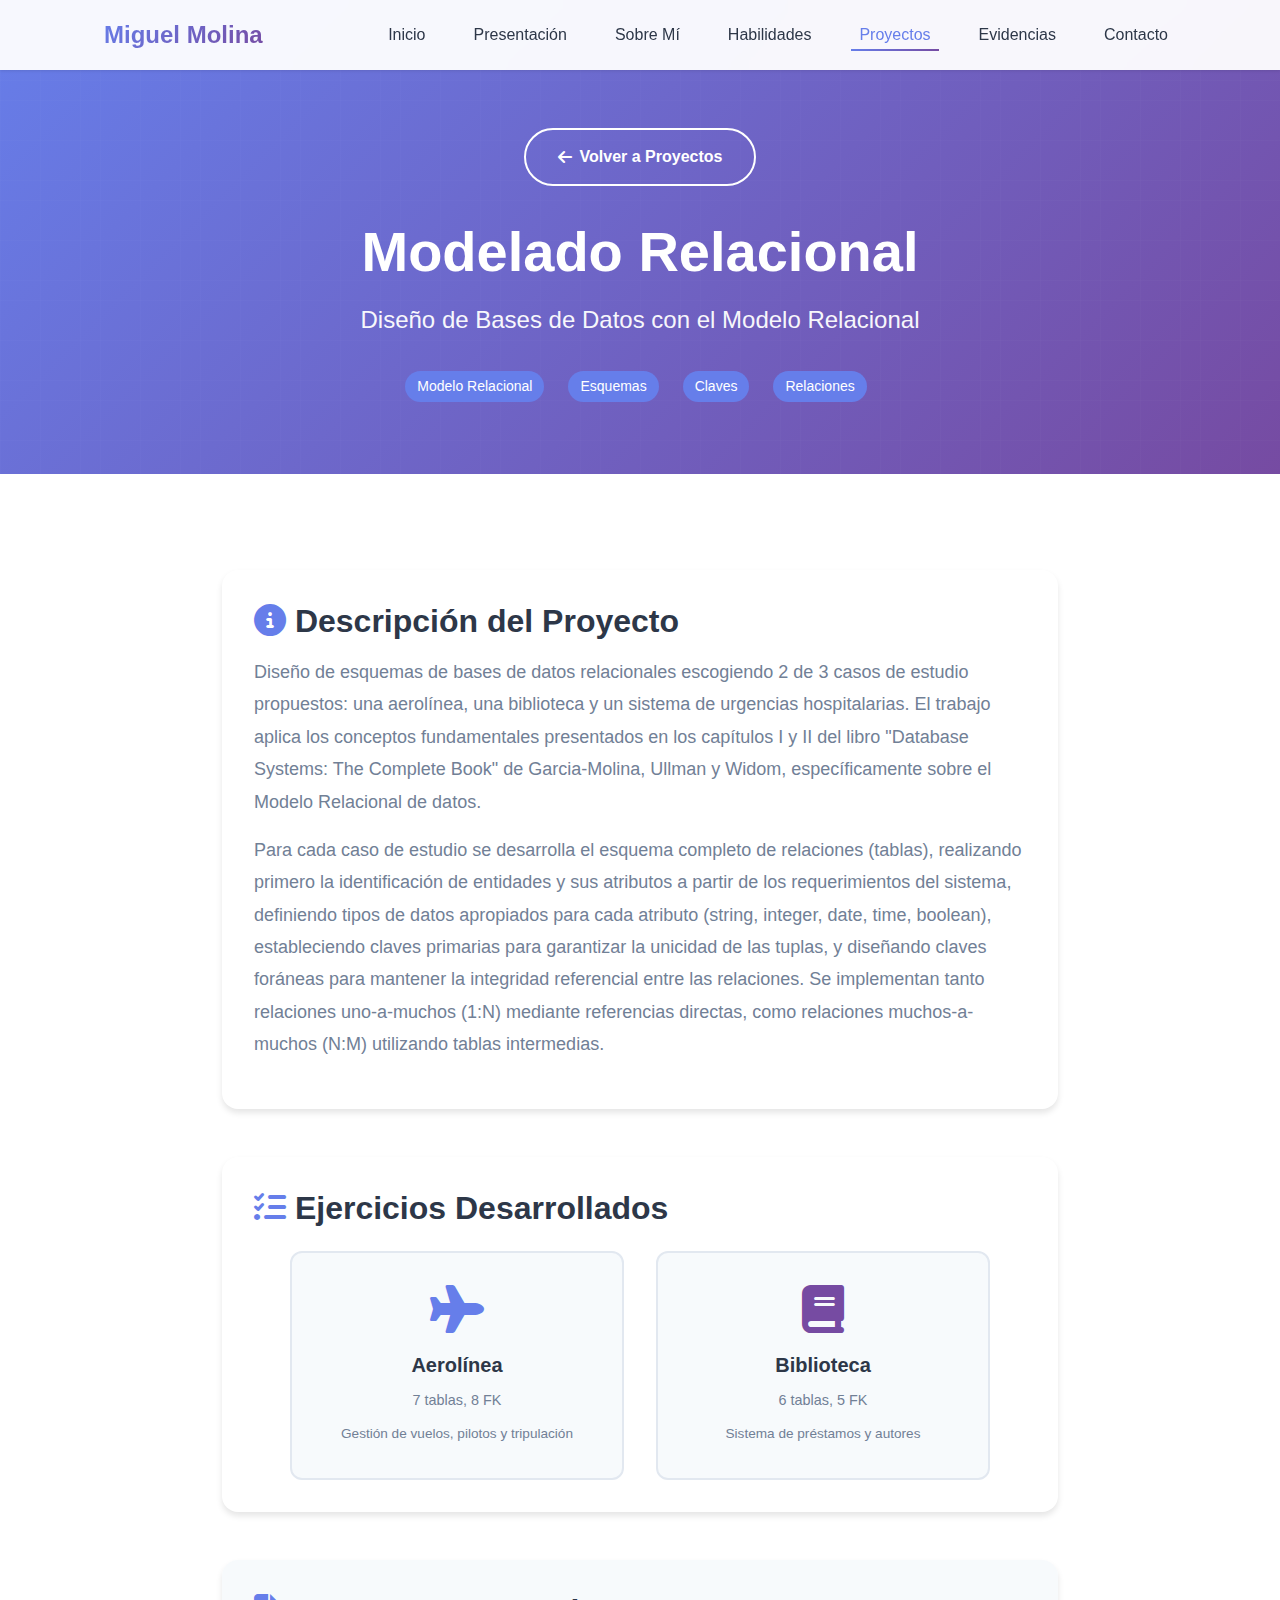
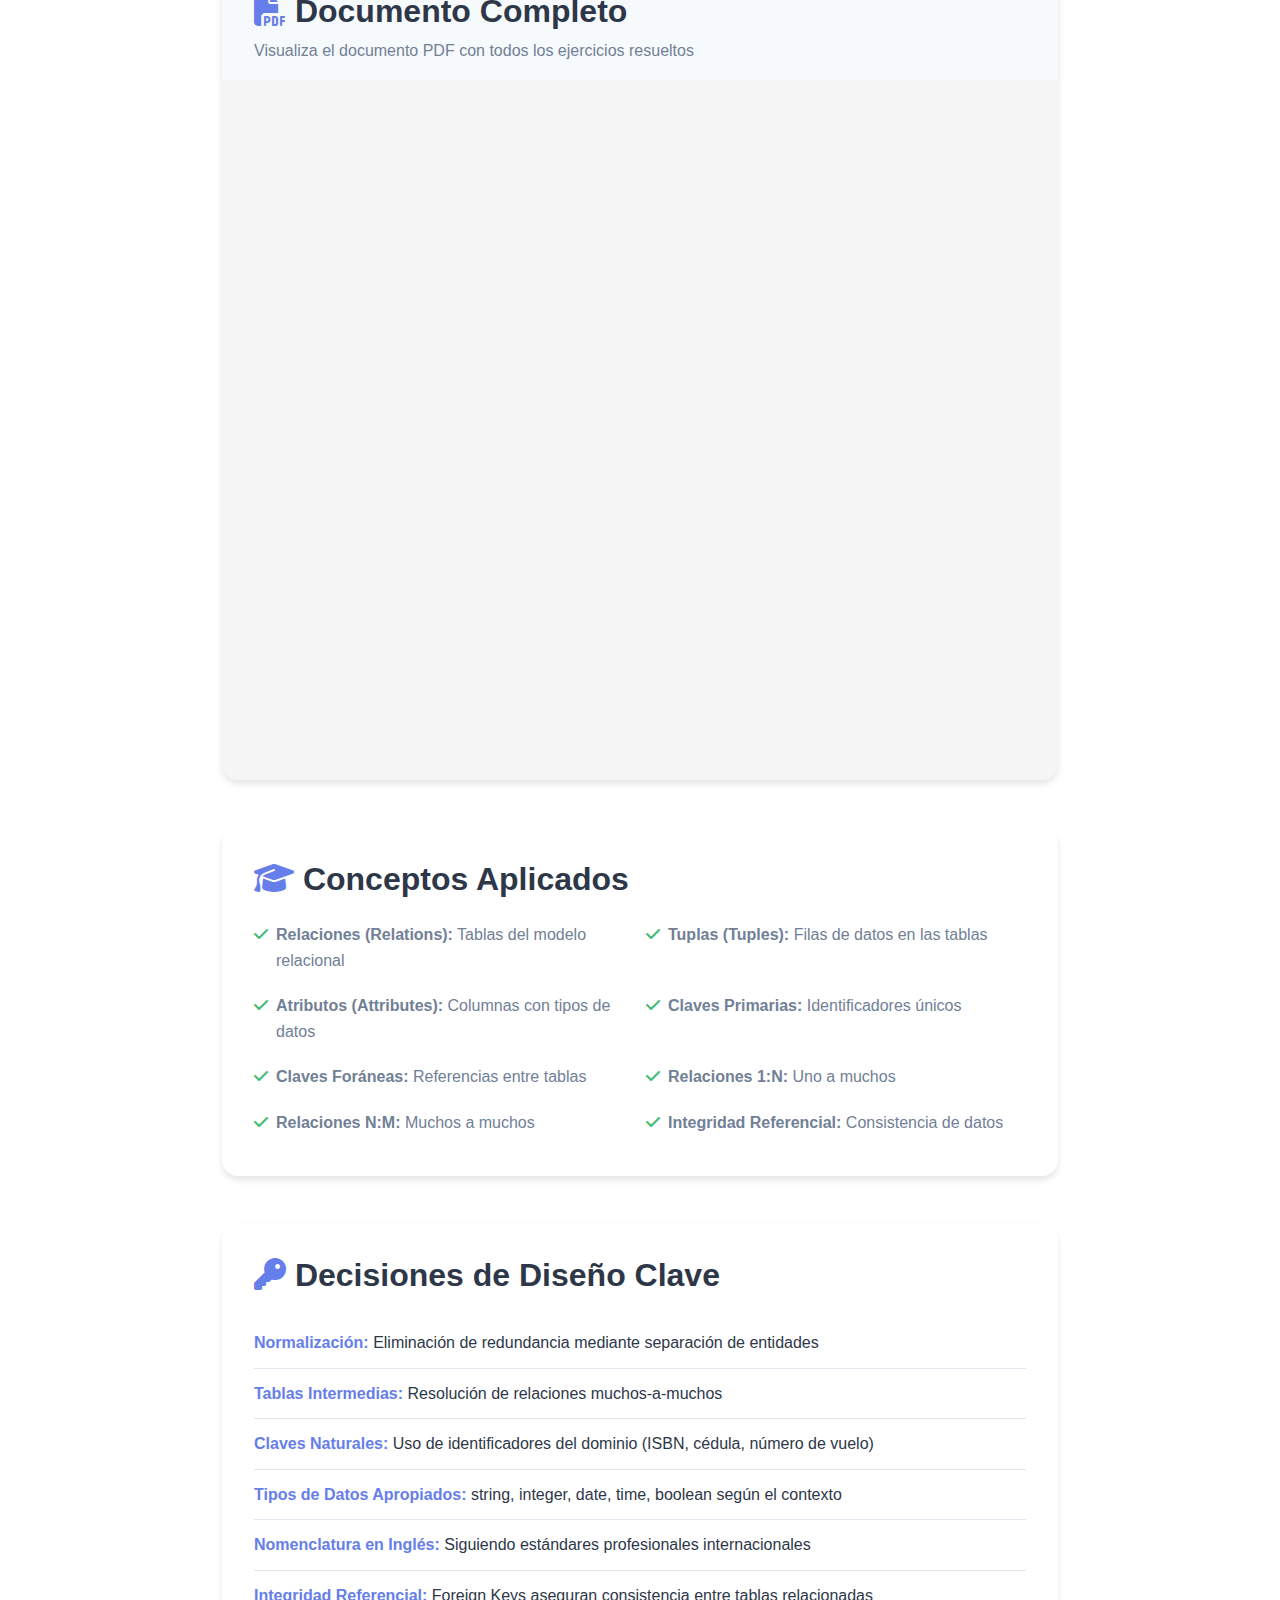
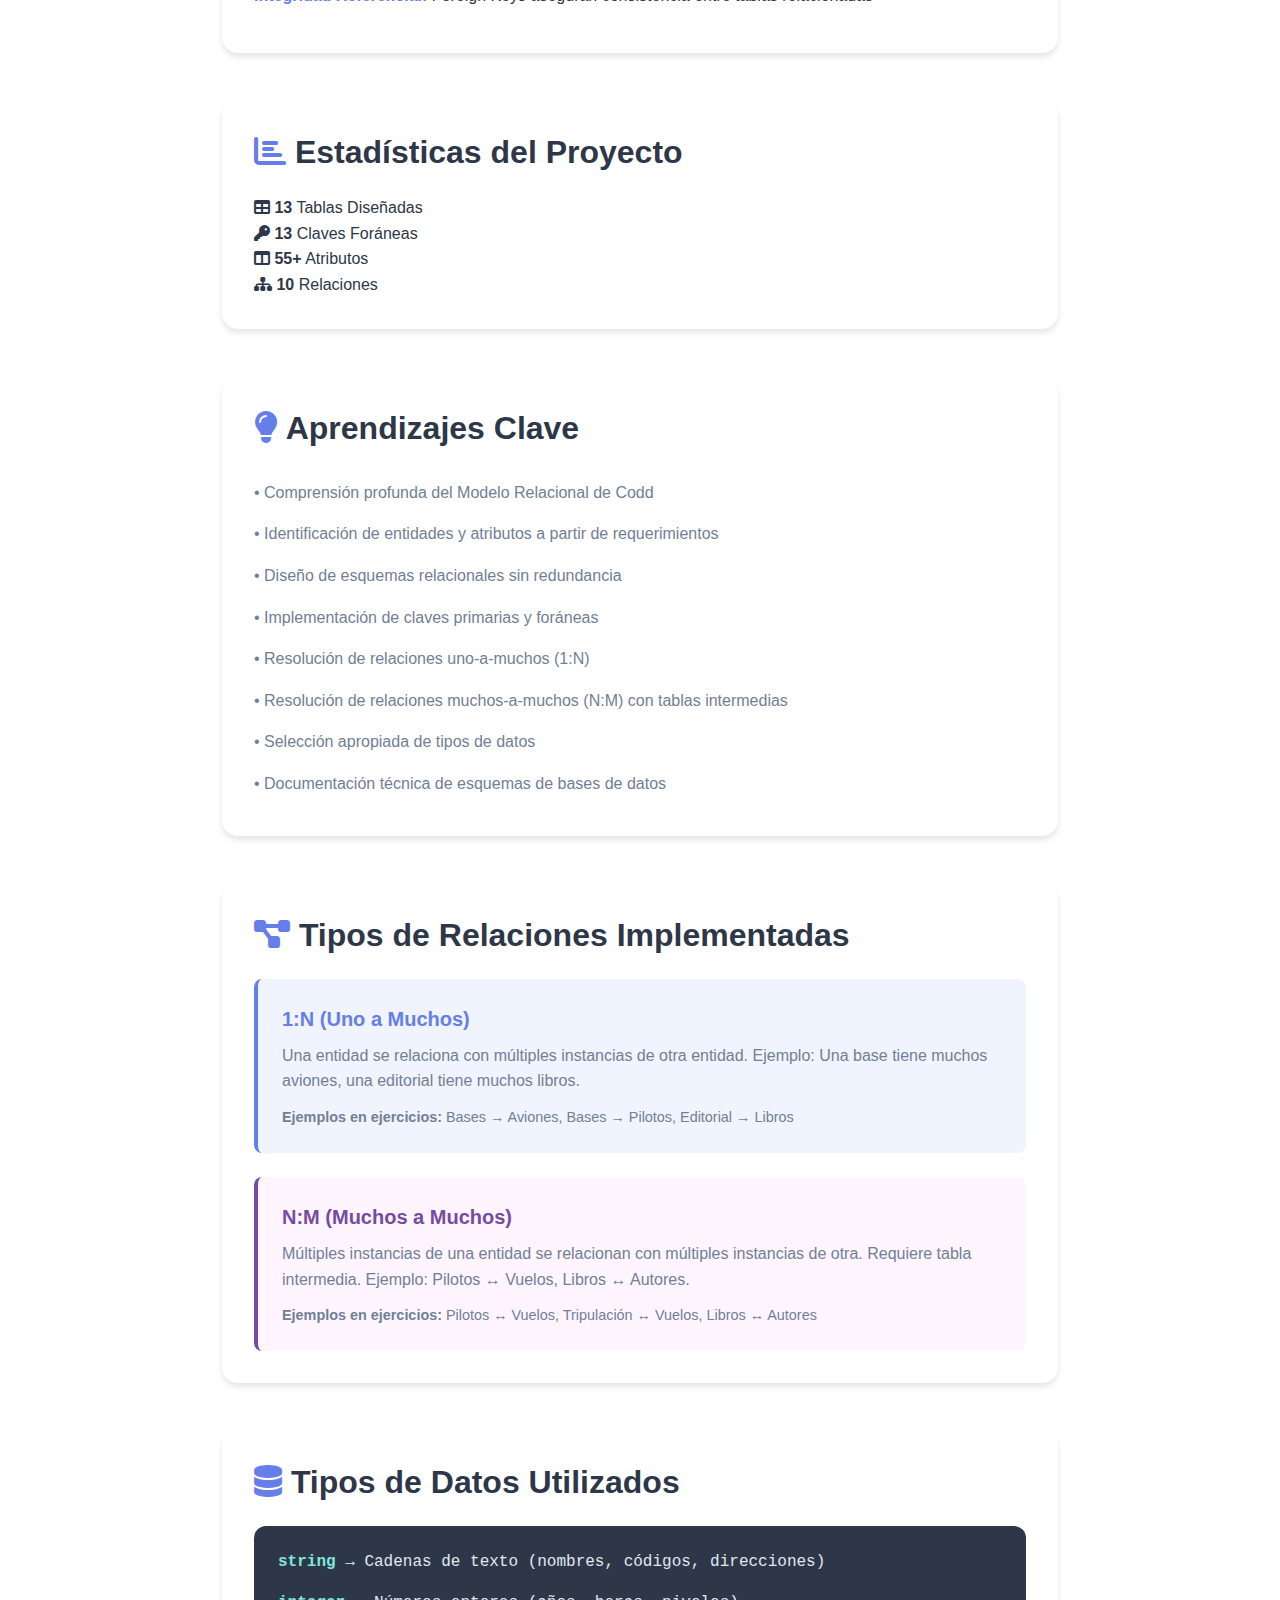
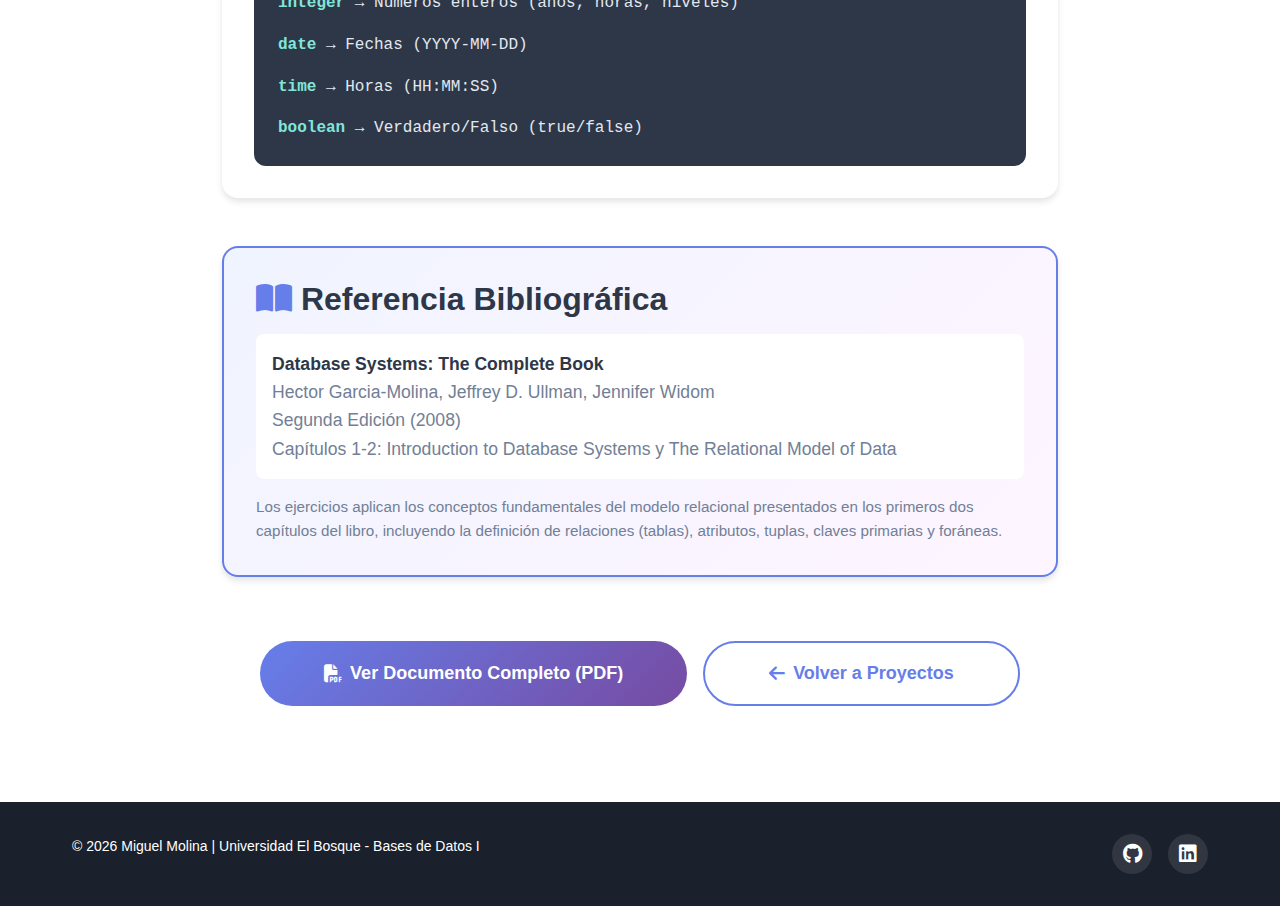
<file: pages/relational-modeling.html>
<!DOCTYPE html>
<html lang="en">
<head>
    <meta charset="UTF-8">
    <meta name="viewport" content="width=device-width, initial-scale=1.0, maximum-scale=5.0, user-scalable=yes">
    <meta name="description" content="Relational Model Database Design - Airline, Library, Hospital">
    <meta name="theme-color" content="#667eea">
    <title>Modelado Relacional | Miguel Molina</title>
    
    <!-- Styles -->
    <link rel="stylesheet" href="../css/styles.css">
    
    <!-- Font Awesome -->
    <link rel="stylesheet" href="https://cdnjs.cloudflare.com/ajax/libs/font-awesome/6.4.0/css/all.min.css">
</head>
<body>
    <!-- Navigation -->
    <nav class="navbar" id="navbar">
        <div class="container">
            <div class="navbar__container">
                <a href="../index.html" class="navbar__logo">Miguel Molina</a>
                
                <button class="navbar__toggle" id="menuToggle" aria-label="Toggle menu">
                    <span class="navbar__toggle-bar"></span>
                    <span class="navbar__toggle-bar"></span>
                    <span class="navbar__toggle-bar"></span>
                </button>
                
                <ul class="navbar__menu" id="navMenu">
                    <li class="navbar__menu-item">
                        <a href="../index.html#home" class="navbar__link">Inicio</a>
                    </li>
                    <li class="navbar__menu-item">
                        <a href="../index.html#presentation" class="navbar__link">Presentación</a>
                    </li>
                    <li class="navbar__menu-item">
                        <a href="../index.html#about" class="navbar__link">Sobre Mí</a>
                    </li>
                    <li class="navbar__menu-item">
                        <a href="../index.html#skills" class="navbar__link">Habilidades</a>
                    </li>
                    <li class="navbar__menu-item">
                        <a href="../index.html#projects" class="navbar__link navbar__link--active">Proyectos</a>
                    </li>
                    <li class="navbar__menu-item">
                        <a href="../index.html#evidence" class="navbar__link">Evidencias</a>
                    </li>
                    <li class="navbar__menu-item">
                        <a href="../index.html#contact" class="navbar__link">Contacto</a>
                    </li>
                </ul>
            </div>
        </div>
    </nav>

    <!-- Project Hero -->
    <section class="hero" style="min-height: 50vh; padding: 8rem 0 4rem;">
        <div class="hero__overlay"></div>
        <div class="container">
            <div class="hero__content" style="grid-template-columns: 1fr; text-align: center;">
                <div class="hero__text">
                    <a href="../index.html#projects" class="btn btn--secondary" style="margin-bottom: 2rem;">
                        <i class="fas fa-arrow-left"></i> Volver a Proyectos
                    </a>
                    <h1 class="hero__title" style="margin-bottom: 1rem;">Modelado Relacional</h1>
                    <p class="hero__subtitle">Diseño de Bases de Datos con el Modelo Relacional</p>
                    <div style="display: flex; gap: 1rem; justify-content: center; margin-top: 2rem; flex-wrap: wrap;">
                        <span class="tag tag--primary">Modelo Relacional</span>
                        <span class="tag tag--primary">Esquemas</span>
                        <span class="tag tag--primary">Claves</span>
                        <span class="tag tag--primary">Relaciones</span>
                    </div>
                </div>
            </div>
        </div>
    </section>

    <!-- Project Content -->
    <section class="section">
        <div class="container" style="max-width: 900px;">
            
            <!-- Overview -->
            <div class="card" style="margin-bottom: 3rem;">
                <h2 style="font-size: 2rem; margin-bottom: 1rem; color: var(--color-text);">
                    <i class="fas fa-info-circle" style="color: var(--color-primary);"></i>
                    Descripción del Proyecto
                </h2>
                <p style="font-size: 1.125rem; color: var(--color-text-light); line-height: 1.8;">
                    Diseño de esquemas de bases de datos relacionales escogiendo 2 de 3 casos de estudio propuestos: 
                    una aerolínea, una biblioteca y un sistema de urgencias hospitalarias. El trabajo aplica los 
                    conceptos fundamentales presentados en los capítulos I y II del libro "Database Systems: The Complete Book" 
                    de Garcia-Molina, Ullman y Widom, específicamente sobre el Modelo Relacional de datos.
                </p>
                <p style="font-size: 1.125rem; color: var(--color-text-light); line-height: 1.8; margin-top: 1rem;">
                    Para cada caso de estudio se desarrolla el esquema completo de relaciones (tablas), realizando 
                    primero la identificación de entidades y sus atributos a partir de los requerimientos del sistema, 
                    definiendo tipos de datos apropiados para cada atributo (string, integer, date, time, boolean), 
                    estableciendo claves primarias para garantizar la unicidad de las tuplas, y diseñando claves foráneas 
                    para mantener la integridad referencial entre las relaciones. Se implementan tanto relaciones 
                    uno-a-muchos (1:N) mediante referencias directas, como relaciones muchos-a-muchos (N:M) utilizando 
                    tablas intermedias.
                </p>
            </div>

            <!-- Exercises -->
            <div class="card" style="margin-bottom: 3rem;">
                <h2 style="font-size: 2rem; margin-bottom: 1.5rem; color: var(--color-text);">
                    <i class="fas fa-tasks" style="color: var(--color-primary);"></i>
                    Ejercicios Desarrollados
                </h2>
                <div class="grid grid--cols-2 grid--gap-md" style="max-width: 700px; margin: 0 auto;">
                    <div style="text-align: center; padding: 2rem 1.5rem; background: var(--color-background-alt); border-radius: var(--radius-lg); border: 2px solid var(--color-border);">
                        <i class="fas fa-plane" style="font-size: 3rem; color: #667eea; display: block; margin-bottom: 1rem;"></i>
                        <strong style="display: block; font-size: 1.25rem; color: var(--color-text); margin-bottom: 0.5rem;">Aerolínea</strong>
                        <span style="color: var(--color-text-light); font-size: 0.9rem; display: block; margin-bottom: 0.5rem;">7 tablas, 8 FK</span>
                        <span style="color: var(--color-text-light); font-size: 0.85rem;">Gestión de vuelos, pilotos y tripulación</span>
                    </div>
                    <div style="text-align: center; padding: 2rem 1.5rem; background: var(--color-background-alt); border-radius: var(--radius-lg); border: 2px solid var(--color-border);">
                        <i class="fas fa-book" style="font-size: 3rem; color: #764ba2; display: block; margin-bottom: 1rem;"></i>
                        <strong style="display: block; font-size: 1.25rem; color: var(--color-text); margin-bottom: 0.5rem;">Biblioteca</strong>
                        <span style="color: var(--color-text-light); font-size: 0.9rem; display: block; margin-bottom: 0.5rem;">6 tablas, 5 FK</span>
                        <span style="color: var(--color-text-light); font-size: 0.85rem;">Sistema de préstamos y autores</span>
                    </div>
                </div>
            </div>

            <!-- PDF Viewer -->
            <div class="card" style="margin-bottom: 3rem; padding: 0; overflow: hidden;">
                <div style="padding: 2rem 2rem 1rem 2rem; background: var(--color-background-alt);">
                    <h2 style="font-size: 2rem; margin-bottom: 0.5rem; color: var(--color-text);">
                        <i class="fas fa-file-pdf" style="color: var(--color-primary);"></i>
                        Documento Completo
                    </h2>
                    <p style="color: var(--color-text-light); margin: 0;">
                        Visualiza el documento PDF con todos los ejercicios resueltos
                    </p>
                </div>
                <div style="width: 100%; height: 700px; background: #f5f5f5;">
                    <iframe 
                        src="https://drive.google.com/file/d/1i0hggYzn2lRL3LI7Ey8VpGS3pp8vpnT4/preview" 
                        width="100%" 
                        height="700" 
                        style="border: none; display: block;"
                        allow="autoplay"
                        title="Ejercicios Modelo Relacional PDF">
                    </iframe>
                </div>
            </div>

            <!-- Concepts Applied -->
            <div class="card" style="margin-bottom: 3rem;">
                <h2 style="font-size: 2rem; margin-bottom: 1.5rem; color: var(--color-text);">
                    <i class="fas fa-graduation-cap" style="color: var(--color-primary);"></i>
                    Conceptos Aplicados
                </h2>
                <div class="grid grid--cols-2" style="gap: 0.75rem;">
                    <div class="project-card__feature">
                        <i class="fas fa-check project-card__feature-icon"></i>
                        <span><strong>Relaciones (Relations):</strong> Tablas del modelo relacional</span>
                    </div>
                    <div class="project-card__feature">
                        <i class="fas fa-check project-card__feature-icon"></i>
                        <span><strong>Tuplas (Tuples):</strong> Filas de datos en las tablas</span>
                    </div>
                    <div class="project-card__feature">
                        <i class="fas fa-check project-card__feature-icon"></i>
                        <span><strong>Atributos (Attributes):</strong> Columnas con tipos de datos</span>
                    </div>
                    <div class="project-card__feature">
                        <i class="fas fa-check project-card__feature-icon"></i>
                        <span><strong>Claves Primarias:</strong> Identificadores únicos</span>
                    </div>
                    <div class="project-card__feature">
                        <i class="fas fa-check project-card__feature-icon"></i>
                        <span><strong>Claves Foráneas:</strong> Referencias entre tablas</span>
                    </div>
                    <div class="project-card__feature">
                        <i class="fas fa-check project-card__feature-icon"></i>
                        <span><strong>Relaciones 1:N:</strong> Uno a muchos</span>
                    </div>
                    <div class="project-card__feature">
                        <i class="fas fa-check project-card__feature-icon"></i>
                        <span><strong>Relaciones N:M:</strong> Muchos a muchos</span>
                    </div>
                    <div class="project-card__feature">
                        <i class="fas fa-check project-card__feature-icon"></i>
                        <span><strong>Integridad Referencial:</strong> Consistencia de datos</span>
                    </div>
                </div>
            </div>

            <!-- Key Features -->
            <div class="card" style="margin-bottom: 3rem;">
                <h2 style="font-size: 2rem; margin-bottom: 1.5rem; color: var(--color-text);">
                    <i class="fas fa-key" style="color: var(--color-primary);"></i>
                    Decisiones de Diseño Clave
                </h2>
                <ul style="list-style: none; padding: 0;">
                    <li style="padding: 0.75rem 0; border-bottom: 1px solid var(--color-border);">
                        <strong style="color: var(--color-primary);">Normalización:</strong> 
                        Eliminación de redundancia mediante separación de entidades
                    </li>
                    <li style="padding: 0.75rem 0; border-bottom: 1px solid var(--color-border);">
                        <strong style="color: var(--color-primary);">Tablas Intermedias:</strong> 
                        Resolución de relaciones muchos-a-muchos
                    </li>
                    <li style="padding: 0.75rem 0; border-bottom: 1px solid var(--color-border);">
                        <strong style="color: var(--color-primary);">Claves Naturales:</strong> 
                        Uso de identificadores del dominio (ISBN, cédula, número de vuelo)
                    </li>
                    <li style="padding: 0.75rem 0; border-bottom: 1px solid var(--color-border);">
                        <strong style="color: var(--color-primary);">Tipos de Datos Apropiados:</strong> 
                        string, integer, date, time, boolean según el contexto
                    </li>
                    <li style="padding: 0.75rem 0; border-bottom: 1px solid var(--color-border);">
                        <strong style="color: var(--color-primary);">Nomenclatura en Inglés:</strong> 
                        Siguiendo estándares profesionales internacionales
                    </li>
                    <li style="padding: 0.75rem 0;">
                        <strong style="color: var(--color-primary);">Integridad Referencial:</strong> 
                        Foreign Keys aseguran consistencia entre tablas relacionadas
                    </li>
                </ul>
            </div>

            <!-- Stats -->
            <div class="card" style="margin-bottom: 3rem;">
                <h2 style="font-size: 2rem; margin-bottom: 1.5rem; color: var(--color-text);">
                    <i class="fas fa-chart-bar" style="color: var(--color-primary);"></i>
                    Estadísticas del Proyecto
                </h2>
                <div class="stats-grid">
                    <div class="stats-grid__item">
                        <i class="fas fa-table stats-grid__icon"></i>
                        <strong class="stats-grid__value">13</strong>
                        <span class="stats-grid__label">Tablas Diseñadas</span>
                    </div>
                    <div class="stats-grid__item">
                        <i class="fas fa-key stats-grid__icon"></i>
                        <strong class="stats-grid__value">13</strong>
                        <span class="stats-grid__label">Claves Foráneas</span>
                    </div>
                    <div class="stats-grid__item">
                        <i class="fas fa-columns stats-grid__icon"></i>
                        <strong class="stats-grid__value">55+</strong>
                        <span class="stats-grid__label">Atributos</span>
                    </div>
                    <div class="stats-grid__item">
                        <i class="fas fa-sitemap stats-grid__icon"></i>
                        <strong class="stats-grid__value">10</strong>
                        <span class="stats-grid__label">Relaciones</span>
                    </div>
                </div>
            </div>

            <!-- Learnings -->
            <div class="card" style="margin-bottom: 3rem;">
                <h2 style="font-size: 2rem; margin-bottom: 1.5rem; color: var(--color-text);">
                    <i class="fas fa-lightbulb" style="color: var(--color-primary);"></i>
                    Aprendizajes Clave
                </h2>
                <ul style="list-style: none; padding: 0;">
                    <li style="padding: 0.5rem 0; color: var(--color-text-light); line-height: 1.6;">
                        • Comprensión profunda del Modelo Relacional de Codd
                    </li>
                    <li style="padding: 0.5rem 0; color: var(--color-text-light); line-height: 1.6;">
                        • Identificación de entidades y atributos a partir de requerimientos
                    </li>
                    <li style="padding: 0.5rem 0; color: var(--color-text-light); line-height: 1.6;">
                        • Diseño de esquemas relacionales sin redundancia
                    </li>
                    <li style="padding: 0.5rem 0; color: var(--color-text-light); line-height: 1.6;">
                        • Implementación de claves primarias y foráneas
                    </li>
                    <li style="padding: 0.5rem 0; color: var(--color-text-light); line-height: 1.6;">
                        • Resolución de relaciones uno-a-muchos (1:N)
                    </li>
                    <li style="padding: 0.5rem 0; color: var(--color-text-light); line-height: 1.6;">
                        • Resolución de relaciones muchos-a-muchos (N:M) con tablas intermedias
                    </li>
                    <li style="padding: 0.5rem 0; color: var(--color-text-light); line-height: 1.6;">
                        • Selección apropiada de tipos de datos
                    </li>
                    <li style="padding: 0.5rem 0; color: var(--color-text-light); line-height: 1.6;">
                        • Documentación técnica de esquemas de bases de datos
                    </li>
                </ul>
            </div>

            <!-- Relation Types -->
            <div class="card" style="margin-bottom: 3rem;">
                <h2 style="font-size: 2rem; margin-bottom: 1.5rem; color: var(--color-text);">
                    <i class="fas fa-project-diagram" style="color: var(--color-primary);"></i>
                    Tipos de Relaciones Implementadas
                </h2>
                <div style="display: flex; flex-direction: column; gap: 1.5rem;">
                    <div style="padding: 1.5rem; background: #f0f4ff; border-left: 4px solid #667eea; border-radius: var(--radius-md);">
                        <strong style="color: #667eea; font-size: 1.25rem; display: block; margin-bottom: 0.5rem;">
                            1:N (Uno a Muchos)
                        </strong>
                        <p style="color: var(--color-text-light); margin: 0;">
                            Una entidad se relaciona con múltiples instancias de otra entidad. 
                            Ejemplo: Una base tiene muchos aviones, una editorial tiene muchos libros.
                        </p>
                        <div style="margin-top: 0.75rem; font-size: 0.9rem; color: var(--color-text-light);">
                            <strong>Ejemplos en ejercicios:</strong> Bases → Aviones, Bases → Pilotos, Editorial → Libros
                        </div>
                    </div>
                    
                    <div style="padding: 1.5rem; background: #fef5ff; border-left: 4px solid #764ba2; border-radius: var(--radius-md);">
                        <strong style="color: #764ba2; font-size: 1.25rem; display: block; margin-bottom: 0.5rem;">
                            N:M (Muchos a Muchos)
                        </strong>
                        <p style="color: var(--color-text-light); margin: 0;">
                            Múltiples instancias de una entidad se relacionan con múltiples instancias de otra. 
                            Requiere tabla intermedia. Ejemplo: Pilotos ↔ Vuelos, Libros ↔ Autores.
                        </p>
                        <div style="margin-top: 0.75rem; font-size: 0.9rem; color: var(--color-text-light);">
                            <strong>Ejemplos en ejercicios:</strong> Pilotos ↔ Vuelos, Tripulación ↔ Vuelos, Libros ↔ Autores
                        </div>
                    </div>
                </div>
            </div>

            <!-- Data Types -->
            <div class="card" style="margin-bottom: 3rem;">
                <h2 style="font-size: 2rem; margin-bottom: 1.5rem; color: var(--color-text);">
                    <i class="fas fa-database" style="color: var(--color-primary);"></i>
                    Tipos de Datos Utilizados
                </h2>
                <div style="background: #2d3748; color: #e2e8f0; padding: 1.5rem; border-radius: var(--radius-lg); font-family: 'Courier New', monospace;">
                    <div style="margin-bottom: 1rem;"><strong style="color: #81e6d9;">string</strong> → Cadenas de texto (nombres, códigos, direcciones)</div>
                    <div style="margin-bottom: 1rem;"><strong style="color: #81e6d9;">integer</strong> → Números enteros (años, horas, niveles)</div>
                    <div style="margin-bottom: 1rem;"><strong style="color: #81e6d9;">date</strong> → Fechas (YYYY-MM-DD)</div>
                    <div style="margin-bottom: 1rem;"><strong style="color: #81e6d9;">time</strong> → Horas (HH:MM:SS)</div>
                    <div><strong style="color: #81e6d9;">boolean</strong> → Verdadero/Falso (true/false)</div>
                </div>
            </div>

            <!-- Reference -->
            <div class="card" style="margin-bottom: 3rem; background: linear-gradient(135deg, #f0f4ff 0%, #fef5ff 100%); border: 2px solid var(--color-primary);">
                <h2 style="font-size: 2rem; margin-bottom: 1rem; color: var(--color-text);">
                    <i class="fas fa-book-open" style="color: var(--color-primary);"></i>
                    Referencia Bibliográfica
                </h2>
                <div style="padding: 1rem; background: white; border-radius: var(--radius-md); margin-bottom: 1rem;">
                    <p style="font-size: 1.1rem; color: var(--color-text); margin: 0; line-height: 1.6;">
                        <strong>Database Systems: The Complete Book</strong><br>
                        <span style="color: var(--color-text-light);">
                            Hector Garcia-Molina, Jeffrey D. Ullman, Jennifer Widom<br>
                            Segunda Edición (2008)<br>
                            Capítulos 1-2: Introduction to Database Systems y The Relational Model of Data
                        </span>
                    </p>
                </div>
                <p style="color: var(--color-text-light); font-size: 0.95rem; margin: 0;">
                    Los ejercicios aplican los conceptos fundamentales del modelo relacional presentados en los 
                    primeros dos capítulos del libro, incluyendo la definición de relaciones (tablas), atributos, 
                    tuplas, claves primarias y foráneas.
                </p>
            </div>

            <!-- CTA -->
            <div style="text-align: center; margin-top: 4rem; display: flex; gap: 1rem; justify-content: center; flex-wrap: wrap;">
                <a href="https://drive.google.com/file/d/1i0hggYzn2lRL3LI7Ey8VpGS3pp8vpnT4/view?usp=sharing" target="_blank" class="btn btn--gradient btn--lg">
                    <i class="fas fa-file-pdf"></i> Ver Documento Completo (PDF)
                </a>
                <a href="../index.html#projects" class="btn btn--outline btn--lg">
                    <i class="fas fa-arrow-left"></i> Volver a Proyectos
                </a>
            </div>

        </div>
    </section>

    <!-- Footer -->
    <footer class="footer">
        <div class="container">
            <div class="footer__content">
                <p class="footer__text">
                    &copy; 2026 Miguel Molina | Universidad El Bosque - Bases de Datos I
                </p>
                <div class="footer__links">
                    <a href="https://github.com/mmolinasdev" target="_blank" class="footer__link" aria-label="GitHub">
                        <i class="fab fa-github"></i>
                    </a>
                    <a href="https://linkedin.com" target="_blank" class="footer__link" aria-label="LinkedIn">
                        <i class="fab fa-linkedin"></i>
                    </a>
                </div>
            </div>
        </div>
    </footer>

    <!-- Scripts -->
    <script src="../js/main.js"></script>
</body>
</html>
</file>
<file: css/styles.css>
/* ===================================
   PORTAFOLIO BD1 - STYLES MAIN
   Nomenclatura BEM (Block Element Modifier)
   =================================== */

/* Base & Variables */
@import url('base/variables.css');
@import url('base/reset.css');
@import url('base/typography.css');
@import url('base/animations.css');

/* Layout */
@import url('layout/container.css');
@import url('layout/grid.css');

/* Components */
@import url('components/preloader.css');
@import url('components/navbar.css');
@import url('components/hero.css');
@import url('components/section.css');
@import url('components/card.css');
@import url('components/button.css');
@import url('components/modal.css');
@import url('components/form.css');
@import url('components/footer.css');

/* Pages/Sections */
@import url('pages/presentation.css');
@import url('pages/skills.css');
@import url('pages/projects.css');
@import url('pages/evidence.css');
@import url('pages/contact.css');

/* Utilities */
@import url('utilities/helpers.css');
@import url('utilities/responsive.css');
@import url('utilities/mobile-touch.css');
</file>
